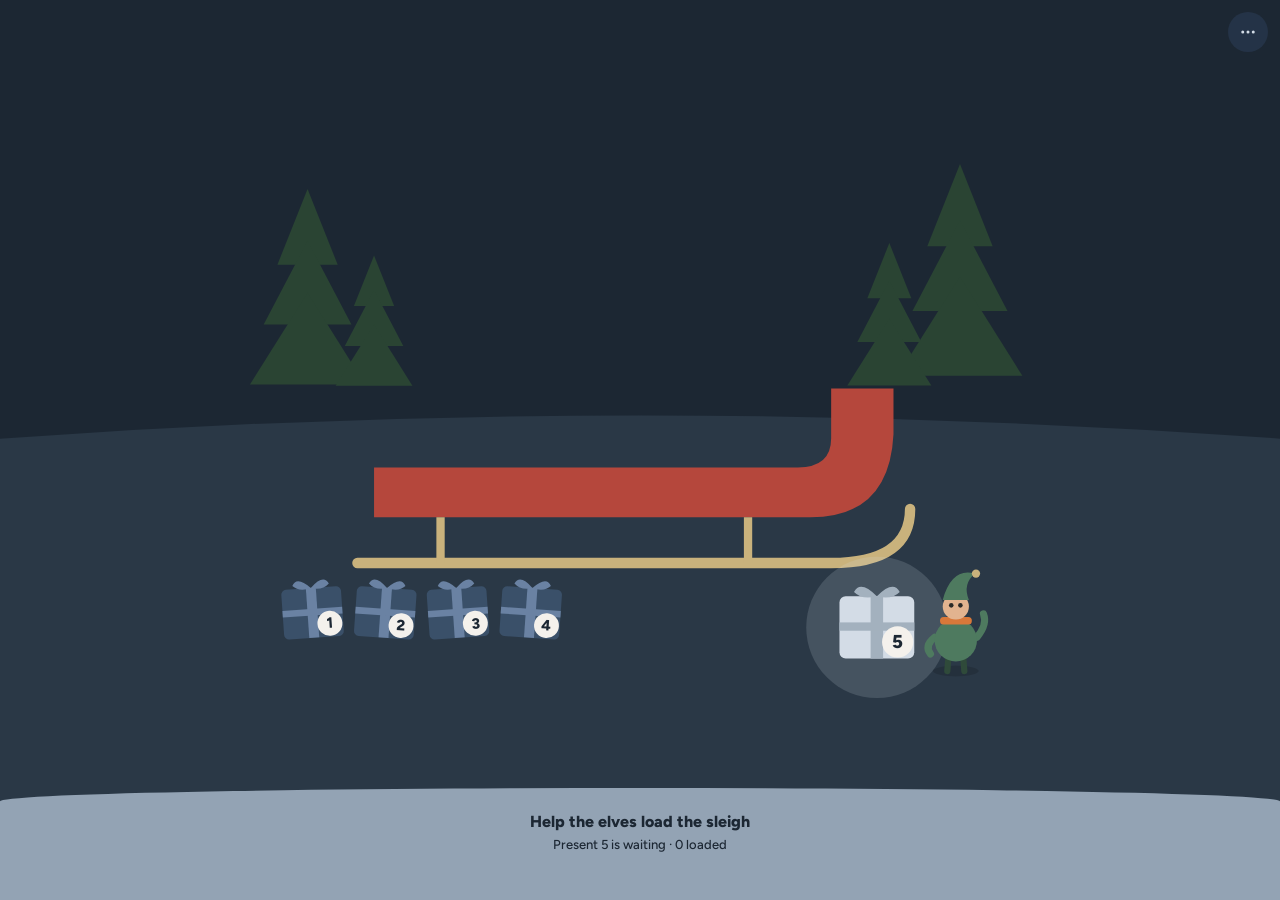
<file: index.html>
<!DOCTYPE html>
<html lang="en">
<head>
  <meta charset="utf-8">
  <meta name="viewport" content="width=device-width, initial-scale=1">
  <meta name="theme-color" content="#1C2733">
  <title>Feliz Navisquad</title>
  <meta name="description" content="A bodyweight Advent calendar: 10 minutes of movement every day. Starts 1 December. / Ein Adventskalender mit 10 Minuten Bewegung pro Tag. Start: 1. Dezember.">
  <link rel="icon" href="data:,">
  <link rel="preload" href="fonts/figtree-latin-wght.woff2" as="font" type="font/woff2" crossorigin>
  <link rel="stylesheet" href="css/tokens.css">
  <link rel="stylesheet" href="css/base.css">
  <link rel="stylesheet" href="css/calendar.css">
  <link rel="stylesheet" href="css/menu.css">
  <link rel="stylesheet" href="css/day24.css">
  <link rel="stylesheet" href="css/mode.css">
  <link rel="stylesheet" href="css/cards.css">
</head>
<body>
  <main id="screen"></main>
  <div class="toast-wrap" id="toast" role="status" aria-live="polite"></div>
  <script type="module" src="js/main.js"></script>
</body>
</html>
</file>
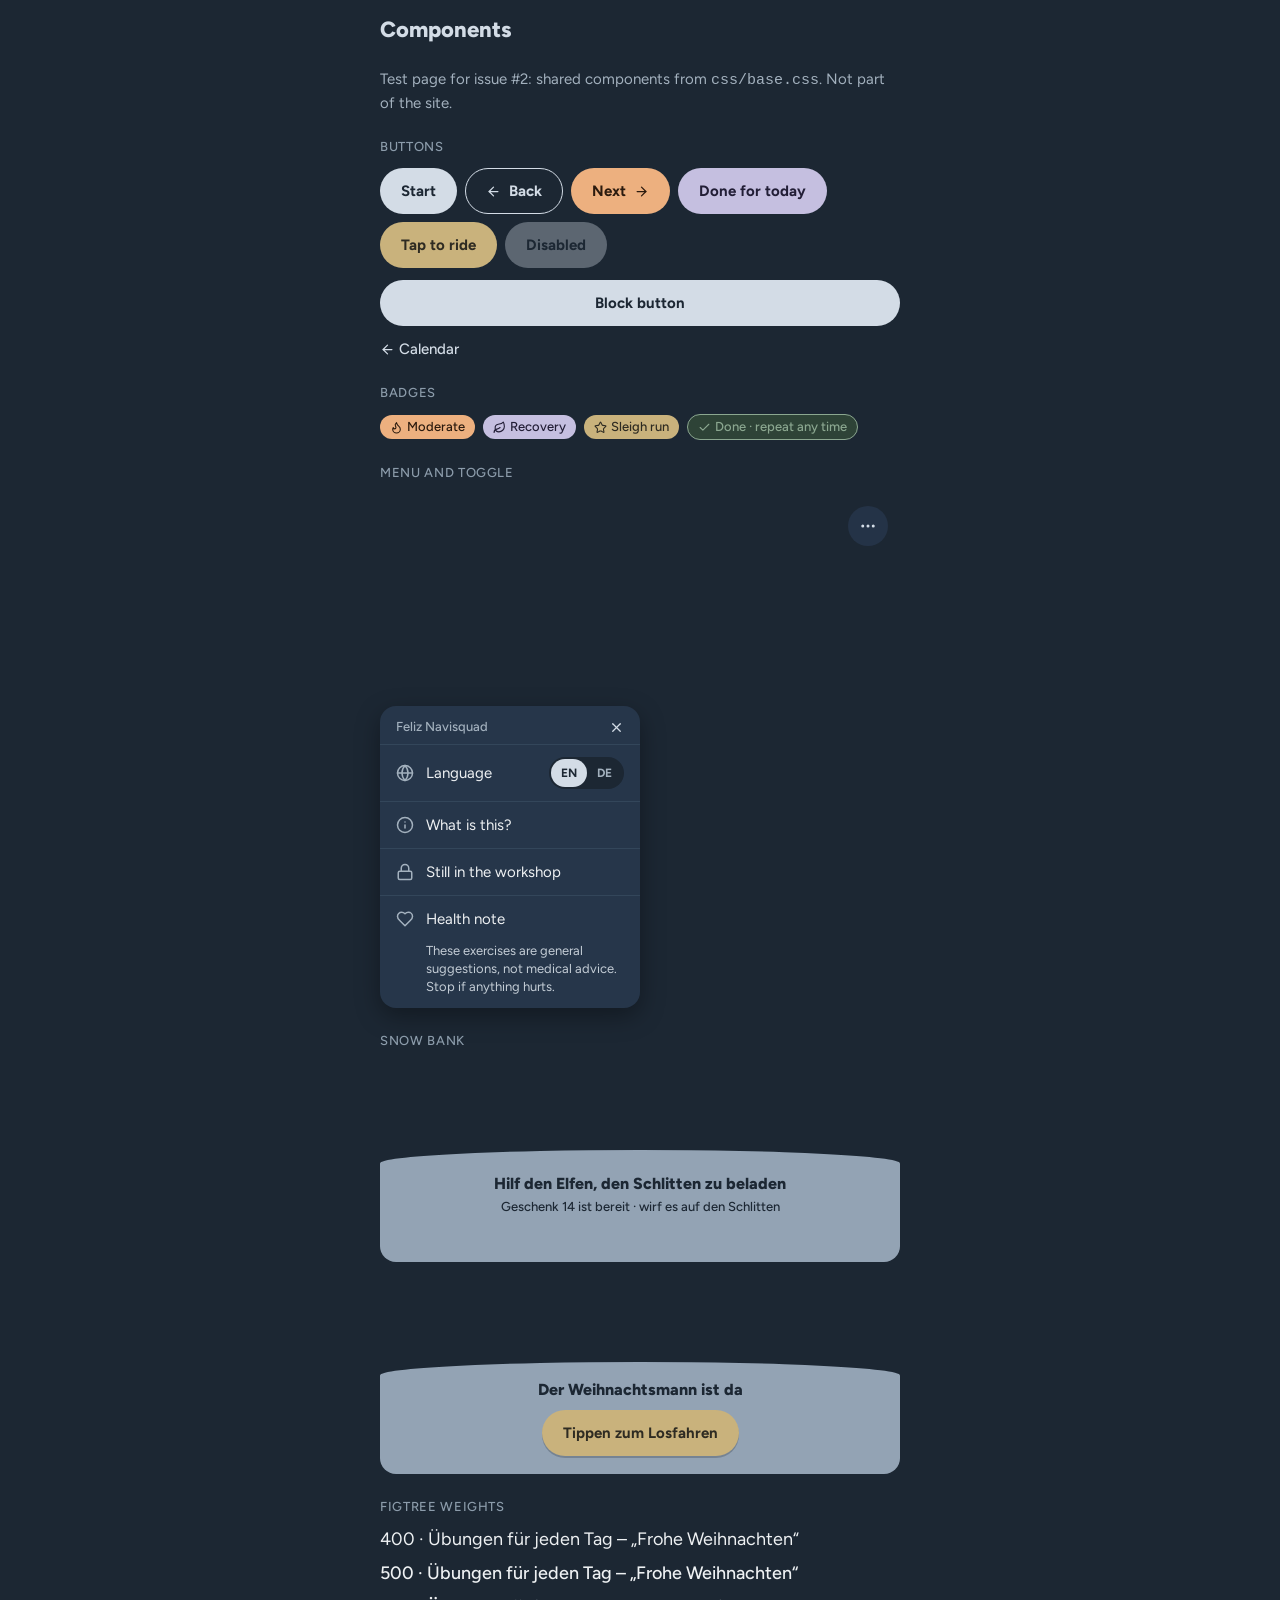
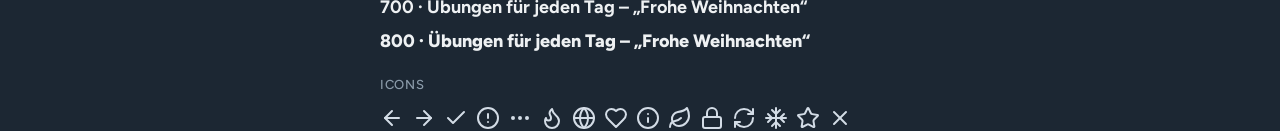
<file: docs/components.html>
<!DOCTYPE html>
<html lang="en">
<head>
  <meta charset="utf-8">
  <meta name="viewport" content="width=device-width, initial-scale=1">
  <meta name="theme-color" content="#1C2733">
  <title>Feliz Navisquad – components</title>
  <link rel="icon" href="data:,">
  <link rel="stylesheet" href="../css/tokens.css">
  <link rel="stylesheet" href="../css/base.css">
  <style>
    /* Layout of this test page only. No colours here. */
    body { padding: var(--space-4); }
    main { max-width: 520px; margin: 0 auto; display: grid; gap: var(--space-5); }
    section { display: grid; gap: var(--space-3); }
    h2 { font: var(--type-label); color: var(--ink-muted); text-transform: uppercase; letter-spacing: 0.05em; }
    .row { display: flex; flex-wrap: wrap; gap: var(--space-2); align-items: center; }
    .scene { position: relative; height: 200px; overflow: hidden; border-radius: var(--radius-card); }
    .weights p { font-size: 18px; }
  </style>
</head>
<body>
<main>
  <h1 style="font: var(--type-screen-title); color: var(--moonlight)">Components</h1>
  <p style="color: var(--ink-secondary)">Test page for issue #2: shared components from <code>css/base.css</code>. Not part of the site.</p>

  <section>
    <h2>Buttons</h2>
    <div class="row">
      <button class="fn-btn fn-btn--primary">Start</button>
      <button class="fn-btn fn-btn--secondary"><span data-icon="arrow-left"></span>Back</button>
      <button class="fn-btn fn-btn--moderate">Next<span data-icon="arrow-right"></span></button>
      <button class="fn-btn fn-btn--recovery">Done for today</button>
      <button class="fn-btn fn-btn--day24">Tap to ride</button>
      <button class="fn-btn fn-btn--primary" disabled>Disabled</button>
    </div>
    <button class="fn-btn fn-btn--primary fn-btn--block">Block button</button>
    <div class="row"><button class="fn-link"><span data-icon="arrow-left"></span>Calendar</button></div>
  </section>

  <section>
    <h2>Badges</h2>
    <div class="row">
      <span class="fn-badge fn-badge--moderate"><span data-icon="flame"></span>Moderate</span>
      <span class="fn-badge fn-badge--recovery"><span data-icon="leaf"></span>Recovery</span>
      <span class="fn-badge fn-badge--day24"><span data-icon="star"></span>Sleigh run</span>
      <span class="fn-badge fn-badge--done"><span data-icon="check"></span>Done · repeat any time</span>
    </div>
  </section>

  <section>
    <h2>Menu and toggle</h2>
    <div class="scene">
      <button class="fn-menu-btn" aria-label="Menu"><span data-icon="ellipsis"></span></button>
    </div>
    <div class="fn-menu" role="menu" aria-label="Menu">
      <div class="fn-menu__head">Feliz Navisquad <button class="fn-link" aria-label="Close"><span data-icon="x"></span></button></div>
      <div class="fn-menu__item"><span data-icon="globe"></span>Language
        <span class="fn-toggle"><button aria-pressed="true">EN</button><button aria-pressed="false">DE</button></span>
      </div>
      <button class="fn-menu__item"><span data-icon="info"></span>What is this?</button>
      <button class="fn-menu__item"><span data-icon="lock"></span>Still in the workshop</button>
      <button class="fn-menu__item"><span data-icon="heart"></span>Health note</button>
      <p class="fn-menu__text">These exercises are general suggestions, not medical advice. Stop if anything hurts.</p>
    </div>
  </section>

  <section>
    <h2>Snow bank</h2>
    <div class="scene">
      <span class="fn-flake" style="left:20%;width:3px;height:3px;animation-duration:9s"></span>
      <span class="fn-flake" style="left:55%;width:2px;height:2px;animation-duration:7s;--dx:-20px"></span>
      <span class="fn-flake" style="left:80%;width:3px;height:3px;animation-duration:11s;--dx:15px"></span>
      <div class="fn-snowbank">
        <p class="fn-snowbank__tagline">Hilf den Elfen, den Schlitten zu beladen</p>
        <p class="fn-snowbank__status">Geschenk 14 ist bereit · wirf es auf den Schlitten</p>
      </div>
    </div>
    <div class="scene">
      <div class="fn-snowbank fn-snowbank--ride">
        <p class="fn-snowbank__tagline">Der Weihnachtsmann ist da</p>
        <button class="fn-btn fn-btn--day24">Tippen zum Losfahren</button>
      </div>
    </div>
  </section>

  <section class="weights">
    <h2>Figtree weights</h2>
    <p style="font-weight:400">400 · Übungen für jeden Tag – „Frohe Weihnachten“</p>
    <p style="font-weight:500">500 · Übungen für jeden Tag – „Frohe Weihnachten“</p>
    <p style="font-weight:700">700 · Übungen für jeden Tag – „Frohe Weihnachten“</p>
    <p style="font-weight:800">800 · Übungen für jeden Tag – „Frohe Weihnachten“</p>
  </section>

  <section>
    <h2>Icons</h2>
    <div class="row" id="all-icons" style="font-size:24px; color: var(--moonlight)"></div>
  </section>
</main>
<script type="module">
  import { icon, ICON_NAMES } from '../js/icons.js';
  for (const el of document.querySelectorAll('[data-icon]')) el.outerHTML = icon(el.dataset.icon);
  document.getElementById('all-icons').innerHTML = ICON_NAMES.map((n) => `<span title="${n}">${icon(n)}</span>`).join('');
</script>
</body>
</html>
</file>
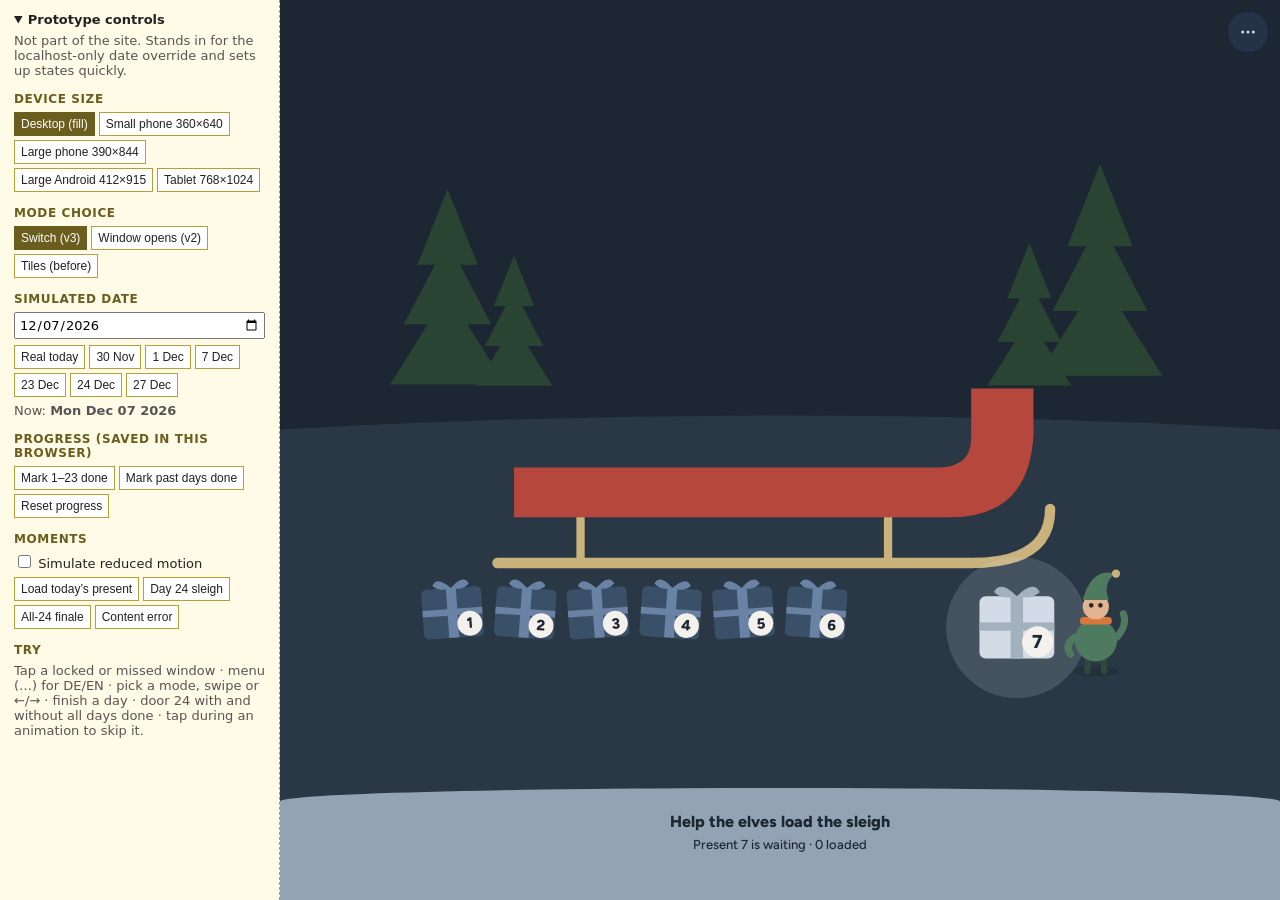
<file: docs/prototype.html>
<!DOCTYPE html>
<html lang="en">
<head>
<meta charset="utf-8">
<meta name="viewport" content="width=device-width, initial-scale=1">
<title>Feliz Navisquad – prototype</title>
<link rel="stylesheet" href="https://fonts.googleapis.com/css2?family=Figtree:wght@400;500;700;800&display=swap">
<style>
  /* ===== Tokens (Feliz Navisquad Design System, Winter night) ===== */
  :root {
    --sky:#1c2733; --surface:#26364a; --surface-error:#2e2f3b; --track:#2a3846;
    --ink:#eef1f3; --ink-body:#c4cdd6; --ink-secondary:#a3b1be; --ink-muted:#8c9cab;
    --moonlight:#d3dce6; --on-moonlight:#1c2733;
    --clementine:#edb07f; --on-clementine:#2b1a0e; --clementine-tint:#f1e6dc;
    --lavender:#c5bfe0; --on-lavender:#221e36; --lavender-tint:#e6e3f0;
    --sage:#8ba790; --sage-deep:#2e4337; --brass:#c9b27c; --brass-deep:#2e2b22; --candle:#e6d3a6;
    --error:#ef8f86;
    --facade:#2a3a4e; --roof:#27344a; --neighbour-1:#222f3d; --neighbour-2:#24303f;
    --neighbour-window:#18212c; --neighbour-window-lit:#3a3a30;
    --window-locked:#141d27; --window-locked-frame:#33465a; --window-locked-ink:#7d8ea0;
    --window-missed:#3a5069; --window-missed-frame:#6a82a3;
    --snow:#93a3b4; --snow-cap:#b4c0cc; --smoke:#a3b1be; --dot-inactive:#3a4a5c;
    --font-sans:"Figtree", system-ui, -apple-system, "Segoe UI", sans-serif;
    --space-1:4px; --space-2:8px; --space-3:12px; --space-4:16px; --space-5:24px; --space-6:32px;
    --radius-window:6px; --radius-tile:12px; --radius-card:16px; --radius-pill:999px;
    --halo-today:0 0 0 4px rgba(211,220,230,.22); --halo-brass:0 0 0 3px rgba(201,178,124,.2);
    --menu-shadow:0 8px 24px rgba(0,0,0,.35);
  }

  /* ===== Component bundle (from the design system, fn- classes) ===== */
  .fn-icon { width:1em; height:1em; flex:none; }
  .fn-btn { font:inherit; font-size:15px; line-height:20px; font-weight:700; display:inline-flex; align-items:center; justify-content:center; gap:var(--space-2); padding:12px 20px; border-radius:var(--radius-pill); border:1.5px solid transparent; cursor:pointer; }
  .fn-btn:focus-visible, .fn-link:focus-visible, .fn-window:focus-visible, .fn-menu-btn:focus-visible { outline:2px solid var(--moonlight); outline-offset:3px; }
  .fn-btn--primary { background:var(--moonlight); color:var(--on-moonlight); }
  .fn-btn--moderate { background:var(--clementine); color:var(--on-clementine); }
  .fn-btn--recovery { background:var(--lavender); color:var(--on-lavender); }
  .fn-btn--day24 { background:var(--brass); color:var(--sky); }
  .fn-btn--secondary { background:transparent; border-color:var(--moonlight); color:var(--moonlight); }
  .fn-btn--block { width:100%; }
  .fn-link { font:inherit; font-size:15px; font-weight:500; color:var(--moonlight); background:none; border:0; display:inline-flex; align-items:center; gap:var(--space-1); cursor:pointer; padding:0; }
  .fn-badge { display:inline-flex; align-items:center; gap:var(--space-1); font-size:13px; line-height:18px; font-weight:500; padding:3px 10px; border-radius:var(--radius-pill); }
  .fn-badge--moderate { background:var(--clementine); color:var(--on-clementine); }
  .fn-badge--recovery { background:var(--lavender); color:var(--on-lavender); }
  .fn-badge--day24 { background:var(--brass); color:var(--sky); }
  .fn-badge--done { background:var(--sage-deep); color:var(--sage); border:1px solid var(--sage); }

  .fn-window { position:relative; width:46px; height:46px; border-radius:var(--radius-window) var(--radius-window) 4px 4px; display:flex; align-items:center; justify-content:center; font:inherit; font-size:15px; font-weight:800; border:1.5px solid transparent; cursor:pointer; padding:0; }
  .fn-window .fn-icon { width:16px; height:16px; }
  /* Number always visible; done / door 24 add a small check or star in the top-right corner */
  .win-badge { position:absolute; top:3px; right:3px; display:flex; }
  .win-badge .fn-icon { width:11px; height:11px; }
  .fn-window--locked { background:var(--window-locked); border-color:var(--window-locked-frame); color:var(--window-locked-ink); }
  .fn-window--missed { background:var(--window-missed); border-color:var(--window-missed-frame); color:var(--moonlight); }
  .fn-window--today { background:var(--moonlight); color:var(--on-moonlight); box-shadow:var(--halo-today); }
  .fn-window--done { background:var(--sage-deep); border-color:var(--sage); color:var(--sage); }
  .fn-window--done::after { content:""; position:absolute; left:-3px; right:-3px; bottom:-5px; height:5px; border-radius:3px; background:var(--snow-cap); }
  .fn-window--24 { background:var(--brass-deep); border:2px solid var(--brass); color:var(--brass); box-shadow:var(--halo-brass); }

  .fn-scene { position:relative; overflow:hidden; background:var(--sky); }
  .fn-house-wall { background:var(--facade); display:grid; grid-template-columns:repeat(4,1fr); gap:var(--space-3) var(--space-2); justify-items:center; padding:14px 12px 18px; }
  .fn-snowbank { position:absolute; left:0; right:0; bottom:0; background:var(--snow); border-radius:60% 60% 0 0 / 16px 16px 0 0; text-align:center; color:var(--sky); }
  .fn-flake { position:absolute; top:-8px; border-radius:50%; background:var(--ink); animation:fn-fall linear infinite; }
  @keyframes fn-fall { to { transform:translate(var(--dx,0px), 110vh); } }
  .fn-smoke { animation:fn-sway 6s ease-in-out infinite; }
  @keyframes fn-sway { 50% { transform:translateX(3px); } }
  .fn-menu-btn { position:absolute; top:var(--space-3); right:var(--space-3); width:40px; height:40px; border-radius:var(--radius-pill); border:0; background:rgba(38,54,74,.85); color:var(--moonlight); display:flex; align-items:center; justify-content:center; cursor:pointer; z-index:6; }
  .fn-menu-btn .fn-icon { width:18px; height:18px; }

  .fn-tile { background:var(--surface); border-radius:var(--radius-card); padding:var(--space-4); }
  .fn-meta { font-size:13px; line-height:18px; color:var(--ink-secondary); }
  .fn-desc { font-size:15px; line-height:22px; color:var(--ink-body); margin:var(--space-1) 0 var(--space-3); }
  .fn-dots { display:inline-flex; gap:6px; align-items:center; }
  .fn-dot { width:8px; height:8px; border-radius:50%; background:var(--dot-inactive); }
  .fn-dots--moderate .fn-dot--on { background:var(--clementine); }
  .fn-dots--recovery .fn-dot--on { background:var(--lavender); }
  .fn-dots--day24 .fn-dot--on { background:var(--brass); }

  .fn-toast { display:flex; gap:var(--space-3); align-items:center; background:var(--surface); border-radius:var(--radius-tile); padding:var(--space-3) var(--space-4); color:var(--ink); font-size:15px; }
  .fn-toast .fn-icon { width:20px; height:20px; color:var(--moonlight); }

  .fn-menu { width:260px; background:var(--surface); border-radius:var(--radius-card); box-shadow:var(--menu-shadow); overflow:hidden; }
  .fn-menu__head { display:flex; justify-content:space-between; align-items:center; padding:var(--space-3) var(--space-4) var(--space-2); font-size:13px; color:var(--ink-secondary); }
  .fn-menu__item { display:flex; align-items:center; gap:var(--space-3); padding:var(--space-3) var(--space-4); font:inherit; font-size:15px; color:var(--ink); border:0; border-top:1px solid var(--window-locked-frame); background:none; width:100%; text-align:left; cursor:pointer; }
  .fn-menu__item .fn-icon { width:18px; height:18px; color:var(--ink-secondary); }
  .fn-menu__text { padding:0 var(--space-4) var(--space-3) 46px; font-size:13px; line-height:18px; color:var(--ink-body); }
  .fn-toggle { margin-left:auto; display:inline-flex; background:var(--sky); border-radius:var(--radius-pill); padding:2px; }
  .fn-toggle button { font:inherit; font-size:12px; font-weight:700; border:0; background:none; padding:3px 10px; border-radius:var(--radius-pill); color:var(--ink-secondary); cursor:pointer; }
  .fn-toggle button[aria-pressed="true"] { background:var(--moonlight); color:var(--on-moonlight); }

  .fn-notice { border-radius:var(--radius-tile); padding:var(--space-4); }
  .fn-notice--error { background:var(--surface-error); border:1.5px solid var(--error); }
  .fn-notice--error .fn-notice__title { color:var(--error); }
  .fn-notice__title { display:flex; gap:var(--space-2); align-items:center; font-size:16px; font-weight:800; }
  .fn-notice__body { font-size:15px; line-height:22px; color:var(--ink-body); margin:var(--space-1) 0 0; }

  /* ===== Page + prototype frame ===== */
  * { box-sizing:border-box; }
  html, body { margin:0; height:100%; }
  body { font-family:var(--font-sans); -webkit-font-smoothing:antialiased; background:var(--sky); color:var(--ink);
    display:flex; align-items:stretch; height:100vh; height:100dvh; }
  .controls { width:280px; flex:none; overflow-y:auto; border-width:0 1px 0 0 !important; background:#fffbe6; color:#222; border:1px dashed #b59f3b; padding:12px 14px; font:13px system-ui, sans-serif; color-scheme:light; }
  .controls summary { font-weight:600; cursor:pointer; }
  .controls h3 { font-size:12px; text-transform:uppercase; letter-spacing:.05em; margin:14px 0 6px; color:#6b5d1e; }
  .controls .row { display:flex; flex-wrap:wrap; gap:4px; }
  .controls button { font-size:12px; padding:4px 6px; border:1px solid #b59f3b; background:#fff; color:#222; cursor:pointer; }
  .controls input[type=date] { font:inherit; padding:3px; width:100%; margin-bottom:6px; }
  .controls p { margin:6px 0; color:#555; }
  /* The app fills the whole window (no phone frame); only the controls panel sits beside it. */
  .stage { flex:1; min-width:0; min-height:0; display:flex; overflow:hidden; background:#0f151c; }
  .phone { flex:1; min-width:0; background:var(--sky); overflow:hidden; position:relative; display:flex; flex-direction:column; }
  /* Device preset: the app at a fixed size, centred, scaled down (--ds) when the window is smaller than the device */
  .stage.framed { align-items:center; justify-content:center; }
  .stage.framed .phone { flex:none; width:var(--dw); height:var(--dh); border:2px solid #3a4756; border-radius:24px; transform:scale(var(--ds,1)); }
  .controls button[aria-pressed="true"] { background:#6b5d1e; border-color:#6b5d1e; color:#fff; }
  .controls:not([open]) { width:auto; }
  @media (max-width:760px) {
    body { flex-direction:column; }
    .controls { width:auto; border-width:0 0 1px 0 !important; padding:8px 12px; max-height:50dvh; }
  }
  /* Reading screens stay a readable column on wide windows */
  .card-top, .track, .card-cta { width:100%; max-width:520px; margin-left:auto; margin-right:auto; }
  .screen { flex:1; display:flex; flex-direction:column; min-height:0; position:relative; }
  .scroll { flex:1; overflow-y:auto; padding:var(--space-4) max(var(--space-4), calc(50% - 260px)); }

  /* ===== Calendar scene ===== */
  .cal { flex:1; }
  /* --s = house scale, set by fitHouse() so the house fills the space between the menu button and the snow bank */
  .house { position:absolute; z-index:2; left:50%; transform:translateX(-50%) scale(var(--s,1)); transform-origin:50% 100%; bottom:100px;
    width:var(--hw, 292px); height:var(--hhu, 481px); display:flex; flex-direction:column; }
  /* The house stretches to the free space (set by fitHouse); the roof keeps its height, the windows take whatever shape fits. */
  .house svg { display:block; flex:none; width:100%; height:113px; }
  .house .fn-house-wall { flex:1; min-height:0; grid-template-rows:repeat(6,1fr); justify-items:stretch; gap:12px 18px; padding:14px 14px 44px; }
  .house .fn-window { width:100%; height:100%; }
  /* Neighbours run from behind the house (10px overlap) out past the screen edge (cut off by 24px). The house is 292px wide before scaling. */
  /* Background street: up to 3 houses per side (positioned by fitHouse), then a row of fir trees out to the edge */
  .nb { position:absolute; bottom:100px; display:flex; flex-direction:column; z-index:1; }
  .nb.far { z-index:0; }
  .nb-trees { position:absolute; bottom:100px; z-index:0; }

  .nb svg { display:block; width:100%; height:calc(40px * var(--s,1)); }
  .nb.nb-trees svg { height:100%; }
  .nb-body { flex:1; display:grid; grid-template-columns:repeat(auto-fill, calc(20px * var(--s,1))); grid-auto-rows:calc(26px * var(--s,1));
    column-gap:calc(14px * var(--s,1)); row-gap:calc(26px * var(--s,1)); justify-content:center; align-content:start; padding-top:calc(18px * var(--s,1)); overflow:hidden; }
  .nb-win { border-radius:3px; background:var(--neighbour-window); }
  .snowbank { height:112px; padding:24px 20px 0; z-index:3; }
  .snowbank .t1 { font-size:16px; line-height:20px; font-weight:800; }
  .snowbank .t2 { font-size:13px; line-height:18px; font-weight:500; margin-top:4px; }
  .snowlayer { position:absolute; inset:0; pointer-events:none; }
  .menu-wrap { position:absolute; top:60px; right:12px; z-index:7; }
  .pre-note { position:absolute; z-index:5; left:50%; top:45%; transform:translate(-50%,-50%); width:min(300px, 80%); text-align:center;
    background:var(--surface); border-radius:var(--radius-card); padding:var(--space-5) var(--space-4); box-shadow:var(--menu-shadow); }
  .pre-days { font-size:56px; line-height:56px; font-weight:800; color:var(--moonlight); }
  .pre-title { font-size:16px; line-height:20px; font-weight:800; margin:8px 0 4px; }
  .storage-note { position:absolute; top:12px; left:12px; right:64px; z-index:6; display:flex; gap:8px; align-items:center; font-size:12px; line-height:16px; color:var(--ink-body); border:1px solid var(--window-missed-frame); border-radius:var(--radius-tile); padding:6px 10px; background:rgba(28,39,51,.9); }

  /* ===== Mode choice / intro ===== */
  .ic { width:36px; height:36px; border-radius:50%; display:flex; align-items:center; justify-content:center; flex:none; }
  .ic .fn-icon { width:20px; height:20px; }
  .tile-head { display:flex; gap:12px; align-items:center; }
  .tile-name { font-size:18px; font-weight:800; line-height:22px; }
  .tile-line { font-size:15px; line-height:22px; color:var(--ink-body); margin:10px 0 14px; }
  .screen-title { font-size:22px; line-height:28px; font-weight:800; color:var(--moonlight); margin:0; }
  /* Mode choice and day-24 intro: back link at the top, the rest centred vertically in the free space */
  .scroll.centred { display:flex; flex-direction:column; }
  .scroll.centred > .fn-link { align-self:flex-start; }
  /* The tiles take all the free height; their Santa image area absorbs it. Text size stays fixed. */
  /* Tiles are as tall as their square art + text; fitModes() sizes the art (--art) so the group fills the height, then it's centred. */
  .centred-body { flex:1; display:flex; flex-direction:column; justify-content:center; padding-top:24px; min-height:0; }
  .tiles { display:grid; align-items:start; gap:clamp(12px, 2cqw, 24px); margin-top:16px; }
  .mode-tile { display:flex; flex-direction:column; padding:clamp(16px, 2.4cqw, 28px); }
  .mode-tile .ic { width:clamp(36px, 4cqw, 52px); height:clamp(36px, 4cqw, 52px); }
  .mode-tile .ic .fn-icon { width:45%; height:45%; }
  /* The free space is a box; the art inside is always square (one illustration per mode), as large as fits, centred. */
  .mode-img { height:var(--art, 0px); margin-bottom:clamp(12px, 1.8cqw, 20px); display:flex; justify-content:center; }
  .mode-img.none { display:none; }
  .mode-art { width:var(--art, 0px); height:var(--art, 0px); border-radius:var(--radius-tile); display:flex; align-items:center; justify-content:center; }
  .mode-art img { display:block; width:100%; height:100%; }
  .mode-art span { font-size:12px; font-weight:500; opacity:.7; border:1.5px dashed currentColor; border-radius:var(--radius-tile); padding:6px 12px; }
  /* v2: the window opens */
  .shutters { grid-template-columns:1fr 1fr !important; gap:10px; padding:10px; background:var(--facade); border:2px solid var(--window-missed-frame); border-radius:16px 16px 8px 8px; }
  .pane { position:relative; perspective:1400px; font:inherit; color:var(--ink); text-align:left; border:0; background:var(--sky); border-radius:8px; cursor:pointer; padding:clamp(12px, 2cqw, 24px); }
  .pane:hover { background:#202d3b; }
  .pane:focus-visible { outline:2px solid var(--moonlight); outline-offset:2px; }
  .pane .answer { font-size:20px; line-height:24px; font-weight:800; }
  .pane .fn-meta { margin-top:4px; }
  .pane-routine { display:flex; align-items:center; gap:6px; margin-top:8px; font-size:15px; color:var(--ink-body); }
  .pane-routine .fn-icon { width:16px; height:16px; }
  .leaf { position:absolute; inset:-1px; border-radius:8px; background:var(--window-missed); border:2px solid var(--window-missed-frame); backface-visibility:hidden; pointer-events:none;
    display:flex; align-items:center; justify-content:center; animation:leaf-l .75s .3s cubic-bezier(.5,0,.3,1) forwards; }
  .leaf i { font-style:normal; font-size:28px; font-weight:800; color:var(--moonlight); }
  .leaf--l { transform-origin:0 50%; } .leaf--r { transform-origin:100% 50%; animation-name:leaf-r; }
  @keyframes leaf-l { to { transform:rotateY(-105deg); } }
  @keyframes leaf-r { to { transform:rotateY(105deg); } }
  .reduced .leaf { display:none; }
  /* v3: the switch */
  /* Segmented control: one bordered track, two labels; the picked side fills with its mode colour. */
  .switch { position:relative; display:grid; grid-template-columns:1fr 1fr; background:var(--sky); border:1.5px solid var(--window-missed-frame); border-radius:var(--radius-pill); padding:4px; }
  .switch button { position:relative; z-index:1; font:inherit; font-size:15px; line-height:18px; font-weight:700; background:transparent; border:0; color:var(--ink);
    padding:12px 10px; min-height:52px; border-radius:var(--radius-pill); display:flex; gap:6px; align-items:center; justify-content:center; text-align:center; cursor:pointer;
    transition:color .25s, background-color .15s; }
  .switch button .fn-icon { width:18px; height:18px; }
  .switch [data-mode="moderate"] .fn-icon { color:var(--clementine); }
  .switch [data-mode="recovery"] .fn-icon { color:var(--lavender); }
  .switch button:hover { background:var(--surface); }
  .switch button:focus-visible { outline:2px solid var(--moonlight); outline-offset:2px; }
  .switch .thumb { position:absolute; top:4px; bottom:4px; left:4px; width:calc(50% - 4px); border-radius:var(--radius-pill); opacity:0; transition:transform .25s ease, background .25s, opacity .2s; }
  .switch[data-pick="moderate"] .thumb { opacity:1; background:var(--clementine); }
  .switch[data-pick="recovery"] .thumb { opacity:1; background:var(--lavender); transform:translateX(100%); }
  .switch[data-pick="moderate"] [data-mode="moderate"], .switch[data-pick="moderate"] [data-mode="moderate"] .fn-icon { color:var(--on-clementine); background:transparent; }
  .switch[data-pick="recovery"] [data-mode="recovery"], .switch[data-pick="recovery"] [data-mode="recovery"] .fn-icon { color:var(--on-lavender); background:transparent; }
  .reduced .switch .thumb, .reduced .switch button { transition:none; }
  .pick-info { min-height:48px; margin:14px 0 12px; }
  .pick-info .pane-routine { margin-top:0; font-size:16px; }
  .is-hidden { visibility:hidden; }
  .img-area--neutral { background:#dde3ea; color:var(--sky); }
  .mode-art { transition:background-color .25s; }
  .phone { container-type:size; }
  /* Small phones (≤ 380 × 700, e.g. 360×640, iPhone SE): no illustration on the mode tiles, tiles size to their content */
  @container (max-width:380px) and (max-height:700px) {
    .mode-img { display:none; }
  }
  /* Wide app (desktop, tablet landscape): tiles side by side in a wider column */
  @container (min-width:720px) {
    .scroll.modes { padding-left:max(var(--space-4), calc(50% - 400px)); padding-right:max(var(--space-4), calc(50% - 400px)); }
    .modes .tiles { grid-template-columns:1fr 1fr; }
  }
  .health { display:flex; gap:8px; align-items:flex-start; margin-top:16px; font-size:12px; line-height:16px; color:var(--ink-muted); }
  .health .fn-icon { width:16px; height:16px; }

  /* ===== Exercise cards ===== */
  .card-top { display:flex; justify-content:space-between; align-items:center; padding:var(--space-3) var(--space-4); }
  .track { flex:1; display:flex; overflow-x:auto; overflow-y:hidden; min-height:0; scroll-snap-type:x mandatory; scrollbar-width:none; overscroll-behavior-x:contain; }
  .track::-webkit-scrollbar { display:none; }
  .track:focus-visible { outline:2px solid var(--moonlight); outline-offset:-2px; }
  .card { flex:0 0 100%; scroll-snap-align:start; overflow-y:auto; padding:0 var(--space-4) var(--space-4); }
  .img-area { border-radius:var(--radius-card); padding:10px; display:grid; gap:8px; grid-template-columns:1fr 1fr; margin-bottom:var(--space-4); }
  .img-area--moderate { background:var(--clementine-tint); color:var(--santa-berry,#6e2a27); }
  .img-area--recovery { background:var(--lavender-tint); color:var(--on-lavender); }
  .img-area--day24 { background:#efe8d8; color:var(--brass-deep); }
  .img-slot { aspect-ratio:1/0.85; border:1.5px dashed currentColor; opacity:.55; border-radius:var(--radius-tile); display:flex; align-items:center; justify-content:center; font-size:12px; font-weight:500; }
  .img-slot--art { border:0; opacity:1; padding:0; overflow:hidden; background:rgba(255,255,255,.35); }
  .img-slot--art img { display:block; width:100%; height:100%; object-fit:contain; }
  .img-area.n3 .img-slot:first-child { grid-column:1 / -1; aspect-ratio:2/0.85; }
  .ex-name { font-size:22px; line-height:28px; font-weight:800; letter-spacing:-.01em; margin:0; }
  .story { font-size:15px; line-height:22px; color:var(--ink-secondary); font-style:italic; margin:var(--space-1) 0 0; }
  .card-foot { display:flex; justify-content:space-between; align-items:center; margin-top:var(--space-2); }
  .amt { font-size:15px; line-height:22px; font-weight:700; }
  .opts { display:grid; grid-template-columns:1fr 1fr; gap:8px; margin-top:var(--space-3); }
  .opts > div { background:var(--surface); border-radius:var(--radius-tile); padding:10px 12px; font-size:13px; line-height:18px; color:var(--ink-body); }
  .opts strong { display:block; font-size:13px; font-weight:700; color:var(--brass); margin-bottom:2px; }
  .card-cta { padding:var(--space-3) var(--space-4) var(--space-4); display:flex; gap:10px; }
  .card-back { flex:none; width:48px; padding:0; }
  .card-back:disabled { opacity:.35; cursor:default; }

  /* ===== Toast ===== */
  .toast-wrap { position:absolute; left:max(16px, calc(50% - 260px)); right:max(16px, calc(50% - 260px)); bottom:24px; z-index:20; opacity:0; transform:translateY(8px); transition:opacity .2s, transform .2s; pointer-events:none; }
  .toast-wrap.show { opacity:1; transform:none; }

  /* ===== Done moment (days 1–23) ===== */
  .moment { flex:1; display:flex; flex-direction:column; align-items:center; justify-content:center; text-align:center; padding:24px; }
  .moment .fade { animation:fadein 1s ease-out both; position:relative; z-index:2; display:flex; flex-direction:column; align-items:center; }
  .ring { width:104px; height:104px; border-radius:50%; background:var(--sage-deep); border:3px solid var(--sage); color:var(--sage); display:flex; align-items:center; justify-content:center; }
  .ring .fn-icon { width:48px; height:48px; }
  .c-title { font-size:28px; line-height:32px; font-weight:800; letter-spacing:-.01em; margin:24px 0 0; }
  .pbar { width:180px; height:6px; border-radius:var(--radius-pill); background:var(--track); margin-top:16px; overflow:hidden; }
  .pbar span { display:block; height:100%; background:var(--sage); border-radius:var(--radius-pill); }
  .bottom-cta { position:absolute; left:max(24px, calc(50% - 236px)); right:max(24px, calc(50% - 236px)); bottom:24px; z-index:4; }
  .front-snow { position:absolute; inset:0; pointer-events:none; z-index:3; }
  @keyframes fadein { from { opacity:0; transform:translateY(6px); } to { opacity:1; transform:none; } }

  /* ===== Day 24: sleigh across the moon ===== */
  .sleigh-scene { flex:1; }
  .moon { position:absolute; left:50%; top:90px; width:200px; height:200px; margin-left:-100px; border-radius:50%; background:var(--moonlight); box-shadow:0 0 60px 10px rgba(211,220,230,.18); }
  .sleigh { position:absolute; top:150px; left:calc(50% - 85px); width:170px; animation:fly 3s linear both; z-index:2; }
  @keyframes fly { from { left:-190px; transform:translateY(20px); } to { left:100%; transform:translateY(-30px); } }
  .sleigh-msg { position:absolute; left:24px; right:24px; top:330px; text-align:center; animation:fadein .8s ease-out 2.6s both; z-index:2; }
  .sleigh-msg p { color:var(--ink-body); font-size:15px; line-height:22px; }

  /* ===== All-24 finale ===== */
  .finale .house { bottom:auto; top:70px; transform-origin:50% 0; animation:shrink .9s ease-in-out 2.4s forwards; }
  /* Shrink via the separate scale/translate properties so it composes with the fitted scale (--s) in transform */
  @keyframes shrink { to { scale:.56; translate:0 -6%; } }
  .finale .fn-window { animation:lit .35s ease-out forwards; animation-delay:calc(var(--i) * 80ms); }
  .finale .fn-window--done::after { display:none; }
  @keyframes lit { to { background:var(--candle); border-color:var(--candle); color:var(--sky); box-shadow:0 0 10px 2px rgba(230,211,166,.35); } }
  .finale .fn-window[data-day="24"] { animation-name:lit24; }
  @keyframes lit24 { to { background:var(--brass); border-color:var(--brass); color:var(--sky); box-shadow:0 0 14px 4px rgba(201,178,124,.45); } }
  .finale .nb { animation:fadeout .6s 2.4s forwards; }
  @keyframes fadeout { to { opacity:0; } }
  /* ===== Sleigh calendar (decided 15 Nov) ===== */
  .sl-svg { position:absolute; left:0; top:56px; width:100%; height:calc(100% - 152px); z-index:2; overflow:visible; }
  .gift { cursor:pointer; outline:none; }
  .gift:focus-visible .box { stroke:var(--moonlight); stroke-width:3; }
  .gift:hover .box { filter:brightness(1.08); }
  .gift-today .glow { animation:giftpulse 2.4s ease-in-out infinite; }
  @keyframes giftpulse { 50% { opacity:.34; } }
  .reduced .gift-today .glow { animation:none; }
  .sl-ride { transform-box:fill-box; transform-origin:50% 100%; }
  .finale .sl-ride { animation:takeoff 2.6s cubic-bezier(.5,0,.75,0) 1.4s forwards; }
  @keyframes takeoff { 20% { transform:translate(0,-6px) rotate(-2deg); } 100% { transform:translate(420px,-560px) rotate(-14deg); } }
  .end.finale .sl-ride, .reduced.finale .sl-ride { animation:none; }
  .finale .sl-msg { position:absolute; left:24px; right:24px; top:96px; text-align:center; z-index:4; animation:fadein .8s ease-out 3.4s both; }
  .finale .sl-msg p { color:var(--ink-body); font-size:15px; line-height:22px; margin:8px 0 0; }
  .end.finale .sl-msg, .reduced.finale .sl-msg { animation:none; opacity:1; }
  .ride { cursor:pointer; outline:none; }
  .ride .ride-glow { animation:ridepulse 2s ease-in-out infinite; }
  @keyframes ridepulse { 50% { opacity:.25; } }
  .ride:focus-visible .ride-glow { opacity:1; stroke-width:5; }
  .reduced .ride .ride-glow { animation:none; }
  .snowbank--ride { padding-top:18px; }
  .ride-btn { margin-top:10px; background:var(--brass); color:var(--brass-deep); white-space:nowrap; box-shadow:0 2px 0 rgba(28,39,51,.25); }
  .ride-santa { cursor:pointer; }
  .gift-ready { cursor:grab; touch-action:none; }
  .gift-ready:active { cursor:grabbing; }
  .gift-ready .glow { animation:giftpulse 1.6s ease-in-out infinite; }
  .throw-hint { animation:hintbob 1.4s ease-in-out infinite; pointer-events:none; }
  @keyframes hintbob { 50% { transform:translateY(-6px); } }
  .reduced .throw-hint, .reduced .gift-ready .glow { animation:none; }
  .shelf { display:grid; grid-template-columns:repeat(4, 1fr); gap:8px; padding:4px var(--space-4) var(--space-3) var(--space-4); }
  .shelf button { font:inherit; font-size:12px; font-weight:700; color:var(--ink-secondary); background:var(--sky); border:1.5px dashed var(--window-locked-frame); border-radius:10px; padding:8px 4px 6px; cursor:pointer; display:flex; flex-direction:column; align-items:center; gap:2px; }
  .shelf button b { font-size:15px; color:var(--ink); }
  .finale-msg { position:absolute; left:24px; right:24px; top:var(--msg-top, 420px); text-align:center; z-index:3; animation:fadein .8s ease-out 3.1s both; }
  .finale-msg p { color:var(--ink-body); font-size:15px; line-height:22px; margin:8px 0 0; }

  /* Skip (tap) and reduced motion: jump to end states */
  .reduced .front-snow { display:none; }
  .end .fn-flake, .reduced .fn-flake { animation:none !important; top:var(--y,0px); }
  .end .fn-smoke, .reduced .fn-smoke { animation:none; }
  .end .fade, .reduced .fade, .end .sleigh-msg, .reduced .sleigh-msg, .end .finale-msg, .reduced .finale-msg { animation:none; opacity:1; transform:none; }
  .end .sleigh, .reduced .sleigh { animation:none; transform:translateY(-6px); }
  .end.finale .house, .reduced.finale .house { animation:none; scale:.56; translate:0 -6%; }
  .end.finale .nb, .reduced.finale .nb { animation:none; opacity:0; }
  .end.finale .fn-window, .reduced.finale .fn-window { animation:none; background:var(--candle); border-color:var(--candle); color:var(--sky); }
  .end.finale .fn-window[data-day="24"], .reduced.finale .fn-window[data-day="24"] { background:var(--brass); border-color:var(--brass); }
</style>
</head>
<body>

<details class="controls" id="controls" open>
  <summary>Prototype controls</summary>
  <p>Not part of the site. Stands in for the localhost-only date override and sets up states quickly.</p>
  <h3>Device size</h3>
  <div class="row" id="devices"></div>
  <h3>Mode choice</h3>
  <div class="row" id="modeStyles"></div>
  <h3>Simulated date</h3>
  <input type="date" id="dateInput" aria-label="Simulated date">
  <div class="row" id="datePresets"></div>
  <p>Now: <b id="nowLabel"></b></p>
  <h3>Progress (saved in this browser)</h3>
  <div class="row">
    <button data-ctl="done-1-23">Mark 1–23 done</button>
    <button data-ctl="done-past">Mark past days done</button>
    <button data-ctl="reset">Reset progress</button>
  </div>
  <h3>Moments</h3>
  <label><input type="checkbox" id="reducedMotion"> Simulate reduced motion</label>
  <div class="row" style="margin-top:6px">
    <button data-ctl="moment">Load today’s present</button>
    <button data-ctl="sleigh">Day 24 sleigh</button>
    <button data-ctl="finale">All-24 finale</button>
    <button data-ctl="error">Content error</button>
  </div>
  <h3>Try</h3>
  <p>Tap a locked or missed window · menu (…) for DE/EN · pick a mode, swipe or ←/→ · finish a day · door 24 with and without all days done · tap during an animation to skip it.</p>
</details>

<div class="stage" id="stage">
<main class="phone" id="phone">
  <div class="screen" id="screen"></div>
  <div class="toast-wrap" id="toast" role="status" aria-live="polite"></div>
</main>
</div>

<script>
(function () {
  'use strict';

  // ---------- Icons (Lucide-style stand-ins, as in the design system previews) ----------
  const svg = (inner, sw) => `<svg class="fn-icon" viewBox="0 0 24 24" fill="none" stroke="currentColor" stroke-width="${sw || 2}" stroke-linecap="round" stroke-linejoin="round" aria-hidden="true">${inner}</svg>`;
  const I = {
    check: svg('<path d="M20 6 9 17l-5-5"/>', 3),
    star: svg('<path d="M12 2l3.09 6.26L22 9.27l-5 4.87 1.18 6.88L12 17.77l-6.18 3.25L7 14.14 2 9.27l6.91-1.01L12 2z"/>', 2.2),
    flame: svg('<path d="M8.5 14.5A2.5 2.5 0 0 0 11 12c0-1.38-.5-2-1-3-1.07-2.14-.22-4.05 2-6 .5 2.5 2 4.9 4 6.5 2 1.6 3 3.5 3 5.5a7 7 0 1 1-14 0c0-1.15.43-2.29 1-3a2.5 2.5 0 0 0 2.5 2.5z"/>'),
    leaf: svg('<path d="M11 20A7 7 0 0 1 9.8 6.1C15.5 5 17 4.48 19 2c1 2 2 4.18 2 8 0 5.5-4.78 10-10 10Z"/><path d="M2 21c0-3 1.85-5.36 5.08-6C9.5 14.52 12 13 13 12"/>'),
    back: svg('<path d="m12 19-7-7 7-7"/><path d="M19 12H5"/>'),
    next: svg('<path d="M5 12h14"/><path d="m12 5 7 7-7 7"/>'),
    info: svg('<circle cx="12" cy="12" r="10"/><path d="M12 16v-4M12 8h.01"/>'),
    lock: svg('<rect width="18" height="11" x="3" y="11" rx="2"/><path d="M7 11V7a5 5 0 0 1 10 0v4"/>'),
    ellipsis: svg('<circle cx="12" cy="12" r="1"/><circle cx="19" cy="12" r="1"/><circle cx="5" cy="12" r="1"/>'),
    x: svg('<path d="M18 6 6 18"/><path d="m6 6 12 12"/>'),
    globe: svg('<circle cx="12" cy="12" r="10"/><path d="M12 2a14.5 14.5 0 0 0 0 20 14.5 14.5 0 0 0 0-20"/><path d="M2 12h20"/>'),
    heart: svg('<path d="M19 14c1.49-1.46 3-3.21 3-5.5A5.5 5.5 0 0 0 16.5 3c-1.76 0-3 .5-4.5 2-1.5-1.5-2.74-2-4.5-2A5.5 5.5 0 0 0 2 8.5c0 2.3 1.5 4.05 3 5.5l7 7Z"/>'),
    alert: svg('<circle cx="12" cy="12" r="10"/><path d="M12 8v4M12 16h.01"/>'),
    snowflake: svg('<path d="M2 12h20M12 2v20M20 16l-4-4 4-4M4 8l4 4-4 4M16 4l-4 4-4-4M8 20l4-4 4 4"/>'),
    refresh: svg('<path d="M3 12a9 9 0 0 1 9-9 9.75 9.75 0 0 1 6.74 2.74L21 8"/><path d="M21 3v5h-5"/><path d="M21 12a9 9 0 0 1-9 9 9.75 9.75 0 0 1-6.74-2.74L3 16"/><path d="M8 16H3v5"/>')
  };

  // ---------- Storage (fails soft) ----------
  let storageOk = true;
  try { localStorage.setItem('proto-test', '1'); localStorage.removeItem('proto-test'); } catch (e) { storageOk = false; }
  const store = {
    get(k, fb) { try { const v = localStorage.getItem('proto-' + k); return v === null ? fb : JSON.parse(v); } catch (e) { return fb; } },
    set(k, v) { try { localStorage.setItem('proto-' + k, JSON.stringify(v)); } catch (e) { /* ignore */ } }
  };

  // ---------- Strings ----------
  const T = {
    en: {
      tagline: 'Help the elves load the sleigh',
      swipeHint: 'Swipe up', rideHint: 'Tap to ride', status24Open: 'Santa is here', rideLabel: 'Day 24: ride the sleigh with Santa', statusReady: (d) => `Present ${d} is ready · swipe it onto the sleigh`, readyLabel: (d) => `Present ${d}, ready. Swipe up, tap or press Enter to throw it onto the sleigh`,
      workshop: 'Still in the workshop', workshopEmpty: 'Nothing left in the workshop. Every present is out.',
      shelfDay: (d) => d,
      statusPre: 'Starts on 1 December · then the first present is waiting',
      preTitle: 'The calendar starts on 1 December',
      preCount: (d) => d <= 1 ? 'Window 1 opens tomorrow' : `Window 1 opens in ${d} days`,
      statusOpen: (d, n) => `Present ${d} is waiting · ${n} loaded`,
      statusDone: (d) => `Present ${d} loaded · see you tomorrow`,
      status24Done: 'Day 24 done · Merry Christmas',
      statusAfter: (n) => `Merry Christmas · ${n} of 23 presents loaded`,
      state: { locked: 'still in the workshop', missed: 'in the snow, not loaded yet', today: 'today, waiting', done: 'loaded' },
      day: (d) => `Day ${d}`, opensOn: (d) => `Opens on ${d}`,
      menu: 'Menu', close: 'Close', language: 'Language', about: 'What is this?', health: 'Health note',
      aboutText: 'The elves train all December and load Santa’s sleigh. Every day one present waits for you: open it, do a 10-minute bodyweight workout (Moderate or Recovery), and the present goes onto the sleigh. On the 24th Santa shows up for his once-a-year workout. Progress stays on this device.',
      healthText: 'These exercises are general suggestions, not medical advice. Stop if anything hurts.',
      storageNote: 'Progress can’t be saved in this browser.',
      calendar: 'Calendar', pickMode: 'Pick your mode',
      moderate: 'Moderate', recovery: 'Recovery',
      moderateLine: 'Bodyweight strength and cardio. Warms up the whole body.',
      recoveryLine: 'Gentle stretches and slow breathing.',
      meta: (n) => `${n} exercises · 10 min`, start: 'Start',
      doneBadge: 'Done · repeat any time',
      feelQ: 'How does your body feel today?', feel: { moderate: 'Ready to move', recovery: 'Rather stretch out' },
      pickHint: 'Pick one to see today’s routine', modeMeta: (m, n) => `${m} · ${n} exercises · 10 min`,
      d24Title: 'Santa’s sleigh run', d24Badge: 'Sleigh run',
      d24Line: 'Santa’s big night in 5 stops. Every stop has an easier and a harder option, so it works for everyone.',
      d24Meta: '5 stops · 12–15 min', replay: 'Replay celebration',
      next: 'Next', finish: 'Done for today', prevCard: 'Previous exercise', easier: 'Easier', harder: 'Harder',
      of: (i, n) => `${i} / ${n}`, img: (i, n) => `Santa ${i}/${n}`,
      momentTitle: (d) => `Day ${d} done`, momentMeta: (n) => `${n} of 24 · nice rhythm`,
      backToCal: 'Back to calendar',
      sleighTitle: 'Sleigh run complete', sleighMsg: 'Thanks for showing up today. Merry Christmas!',
      finaleTitle: '24 of 24', finaleMsg: 'You showed up every single day. That’s the whole trick.',
      tapSkip: 'Tap to skip',
      errTitle: 'Today’s workout didn’t load', errBody: 'Something is wrong with the content. Try again – if it keeps happening, check back a little later.', retry: 'Try again'
    },
    de: {
      tagline: 'Hilf den Elfen, den Schlitten zu beladen',
      swipeHint: 'Nach oben wischen', rideHint: 'Tippen zum Losfahren', status24Open: 'Der Weihnachtsmann ist da', rideLabel: 'Tag 24: mit dem Weihnachtsmann Schlitten fahren', statusReady: (d) => `Geschenk ${d} ist bereit · wirf es auf den Schlitten`, readyLabel: (d) => `Geschenk ${d}, bereit. Nach oben wischen, tippen oder Enter drücken, um es auf den Schlitten zu werfen`,
      workshop: 'Noch in der Werkstatt', workshopEmpty: 'Die Werkstatt ist leer. Alle Geschenke sind draußen.',
      shelfDay: (d) => d,
      statusPre: 'Startet am 1. Dezember · dann wartet das erste Geschenk',
      preTitle: 'Der Kalender startet am 1. Dezember',
      preCount: (d) => d <= 1 ? 'Fenster 1 öffnet morgen' : `Fenster 1 öffnet in ${d} Tagen`,
      statusOpen: (d, n) => `Geschenk ${d} wartet · ${n} geladen`,
      statusDone: (d) => `Geschenk ${d} ist geladen · bis morgen`,
      status24Done: 'Tag 24 geschafft · Frohe Weihnachten',
      statusAfter: (n) => `Frohe Weihnachten · ${n} von 23 Geschenken geladen`,
      state: { locked: 'noch in der Werkstatt', missed: 'liegt im Schnee, noch nicht geladen', today: 'heute, wartet', done: 'geladen' },
      day: (d) => `Tag ${d}`, opensOn: (d) => `Öffnet am ${d}`,
      menu: 'Menü', close: 'Schließen', language: 'Sprache', about: 'Worum geht’s?', health: 'Gesundheitshinweis',
      aboutText: 'Die Elfen trainieren den ganzen Dezember und beladen den Schlitten vom Weihnachtsmann. Jeden Tag wartet ein Geschenk: öffnen, 10 Minuten mit dem eigenen Körpergewicht trainieren (Moderat oder Recovery), und das Geschenk kommt auf den Schlitten. Am 24. kommt der Weihnachtsmann selbst zu seinem einzigen Workout im Jahr. Dein Fortschritt bleibt auf diesem Gerät.',
      healthText: 'Die Übungen sind allgemeine Vorschläge, keine medizinische Beratung. Hör auf, wenn etwas weh tut.',
      storageNote: 'Dein Fortschritt kann in diesem Browser nicht gespeichert werden.',
      calendar: 'Kalender', pickMode: 'Wähle deinen Modus',
      moderate: 'Moderat', recovery: 'Recovery',
      moderateLine: 'Kraft und Cardio mit Körpergewicht. Wärmt den ganzen Körper auf.',
      recoveryLine: 'Sanftes Dehnen und ruhiges Atmen.',
      meta: (n) => `${n} Übungen · 10 Min.`, start: 'Los geht’s',
      doneBadge: 'Geschafft · jederzeit wiederholbar',
      feelQ: 'Wie fühlt sich dein Körper heute an?', feel: { moderate: 'Bereit für Bewegung', recovery: 'Lieber dehnen' },
      pickHint: 'Wähle eins, dann siehst du die Routine', modeMeta: (m, n) => `${m} · ${n} Übungen · 10 Min.`,
      d24Title: 'Santas Schlittenfahrt', d24Badge: 'Schlittenfahrt',
      d24Line: 'Santas große Nacht in 5 Stationen. Jede Station hat eine leichtere und eine schwerere Variante, damit alle mitmachen können.',
      d24Meta: '5 Stationen · 12–15 Min.', replay: 'Feier nochmal ansehen',
      next: 'Weiter', finish: 'Fertig für heute', prevCard: 'Vorherige Übung', easier: 'Leichter', harder: 'Schwerer',
      of: (i, n) => `${i} / ${n}`, img: (i, n) => `Santa ${i}/${n}`,
      momentTitle: (d) => `Tag ${d} geschafft`, momentMeta: (n) => `${n} von 24 · guter Rhythmus`,
      backToCal: 'Zurück zum Kalender',
      sleighTitle: 'Schlittenfahrt geschafft', sleighMsg: 'Schön, dass du heute dabei warst. Frohe Weihnachten!',
      finaleTitle: '24 von 24', finaleMsg: 'Du warst jeden einzelnen Tag dabei. Das ist schon der ganze Trick.',
      tapSkip: 'Tippen zum Überspringen',
      errTitle: 'Das Workout konnte nicht geladen werden', errBody: 'Mit den Inhalten stimmt etwas nicht. Versuch es nochmal – wenn es wieder passiert, schau etwas später vorbei.', retry: 'Nochmal versuchen'
    }
  };

  // ---------- Sample content (placeholder) ----------
  const EX = {
    'cat-cow':   { modes:['recovery'], amt:'60 s', name:{de:'Katze-Kuh',en:'Cat-cow'}, desc:{de:'Im Vierfüßlerstand den Rücken im Atemrhythmus abwechselnd rund machen und sinken lassen.',en:'On all fours, round then arch your back slowly with each breath.'} },
    'child':     { modes:['recovery'], amt:'90 s', name:{de:'Kindhaltung',en:'Child’s pose'}, desc:{de:'Knie weit, Gesäß Richtung Fersen, Arme lang nach vorn. Ruhig atmen.',en:'Knees wide, sit back towards your heels, arms long in front. Breathe slowly.'} },
    'hipflexor': { modes:['recovery'], amt:'2 × 45 s', name:{de:'Hüftbeuger-Dehnung',en:'Hip flexor stretch'}, desc:{de:'Im Halbkniestand die Hüfte sanft nach vorn schieben. Nach der Hälfte Seite wechseln.',en:'Half-kneeling, gently push your hips forward. Switch sides halfway.'} },
    'hamstring': { modes:['recovery'], amt:'2 × 45 s', name:{de:'Beinrückseite dehnen',en:'Hamstring stretch'}, desc:{de:'Im Sitzen ein Bein lang, aus der Hüfte nach vorn neigen, bis du eine Dehnung spürst.',en:'Sit with one leg long and hinge forward from the hips until you feel a stretch.'} },
    'thread':    { modes:['recovery'], amt:'2 × 45 s', name:{de:'Nadel einfädeln',en:'Thread the needle'}, desc:{de:'Im Vierfüßlerstand einen Arm unter dem anderen durchschieben und die Schulter ablegen.',en:'On all fours, slide one arm under the other and rest your shoulder down.'} },
    'figure4':   { modes:['recovery'], amt:'2 × 45 s', name:{de:'Vierer-Dehnung',en:'Figure-four stretch'}, desc:{de:'In Rückenlage einen Knöchel aufs andere Knie legen und das Bein sanft heranziehen.',en:'Lying on your back, cross one ankle over the other knee and gently pull the leg in.'} },
    'breath':    { modes:['recovery'], amt:'2 min', name:{de:'Box-Atmung',en:'Box breathing'}, desc:{de:'4 Sekunden ein, 4 halten, 4 aus, 4 halten. Wiederholen.',en:'Breathe in for 4, hold 4, out 4, hold 4. Repeat.'} },
    'squat':     { modes:['moderate'], amt:'3 × 12', name:{de:'Kniebeuge',en:'Squat'}, desc:{de:'Füße hüftbreit, Gesäß nach hinten unten, dann wieder aufrichten. Ruhig weiteratmen.',en:'Feet hip-width, sit back like loading the sleigh, stand tall. Breathe steadily.'} },
    'lunge':     { modes:['moderate'], amt:'3 × 16', name:{de:'Ausfallschritt rückwärts',en:'Reverse lunge'}, desc:{de:'Einen Schritt zurück, hinteres Knie Richtung Boden senken, zurück. Beine abwechseln.',en:'Step back, lower the back knee towards the floor, return. Alternate legs.'} },
    'pushup':    { modes:['moderate'], amt:'3 × 8', name:{de:'Liegestütz (gern auf Knien)',en:'Push-up (knees are fine)'}, desc:{de:'Hände unter den Schultern, Brust absenken und wieder hochdrücken.',en:'Hands under shoulders, lower your chest and push back up.'} },
    'plank':     { modes:['moderate'], amt:'3 × 30 s', name:{de:'Unterarmstütz',en:'Forearm plank'}, desc:{de:'Unterarme am Boden, Körper in einer Linie von Kopf bis Fersen. Weiteratmen.',en:'Forearms down, body in one line from head to heels. Keep breathing.'} },
    'bridge':    { modes:['moderate'], amt:'3 × 12', name:{de:'Beckenheben',en:'Glute bridge'}, desc:{de:'Rückenlage, Füße aufgestellt, Becken heben und langsam senken.',en:'Lying on your back with feet down, lift your hips and lower slowly.'} },
    'march':     { modes:['moderate'], amt:'2 × 60 s', name:{de:'Marschieren mit hohen Knien',en:'High-knee march'}, desc:{de:'Auf der Stelle marschieren, Knie hoch. Ohne Springen.',en:'March on the spot, lifting your knees high. No jumping.'} },
    'superman':  { modes:['moderate'], amt:'3 × 10', name:{de:'Superman',en:'Superman'}, desc:{de:'In Bauchlage Arme und Beine leicht anheben, kurz halten, senken.',en:'Lying face down, lift arms and legs slightly, hold briefly, lower.'} }
  };
  const ROUTINE_NAMES = {
    recovery: { en:['Slow start','Unwind','Loose shoulders','Easy hips','Soft reset','Deep breath'], de:['Sanfter Start','Runterkommen','Lockere Schultern','Leichte Hüften','Sanfter Neustart','Tief durchatmen'] },
    moderate: { en:['Wake-up','Strong legs','Core day','Full body','Steady','Upper body'], de:['Wachmacher','Starke Beine','Core-Tag','Ganzkörper','Dranbleiben','Oberkörper'] }
  };
  const DAY24 = [
    { name:{en:'Load the sleigh',de:'Den Schlitten beladen'}, story:{en:'The presents are piled up high. Time to lift them onto the sleigh.',de:'Die Geschenke stapeln sich. Ab damit auf den Schlitten.'}, move:{en:'Squats',de:'Kniebeugen'}, easier:{en:'Half squats, 2 × 10',de:'Halbe Kniebeugen, 2 × 10'}, harder:{en:'Slow squats, 3 × 15',de:'Langsame Kniebeugen, 3 × 15'} },
    { name:{en:'Climb onto the roof',de:'Aufs Dach klettern'}, story:{en:'First stop. Up we go.',de:'Erste Station. Hoch geht’s.'}, move:{en:'Step-ups or lunges',de:'Step-ups oder Ausfallschritte'}, easier:{en:'Step-ups on a low step, 2 × 8 per leg',de:'Step-ups auf eine niedrige Stufe, 2 × 8 pro Bein'}, harder:{en:'Reverse lunges, 3 × 10 per leg',de:'Ausfallschritte rückwärts, 3 × 10 pro Bein'} },
    { name:{en:'Squeeze down the chimney',de:'Durch den Schornstein'}, story:{en:'It’s a tight fit. Stay low and steady.',de:'Ganz schön eng. Tief und ruhig bleiben.'}, move:{en:'Low plank hold',de:'Tiefer Unterarmstütz'}, easier:{en:'Plank on knees, 3 × 20 s',de:'Stütz auf den Knien, 3 × 20 s'}, harder:{en:'Forearm plank, 3 × 40 s',de:'Unterarmstütz, 3 × 40 s'} },
    { name:{en:'Deliver the presents',de:'Geschenke verteilen'}, story:{en:'One under the tree, one by the sofa, one in the far corner…',de:'Eins unter den Baum, eins neben das Sofa, eins in die Ecke…'}, move:{en:'Reaching side lunges',de:'Seitliche Ausfallschritte mit Greifen'}, easier:{en:'Small side steps with a reach, 2 × 8 per side',de:'Kleine Seitschritte mit Greifen, 2 × 8 pro Seite'}, harder:{en:'Deep side lunges with a reach, 3 × 10 per side',de:'Tiefe Seitausfallschritte mit Greifen, 3 × 10 pro Seite'} },
    { name:{en:'Rest by the tree',de:'Ausruhen am Baum'}, story:{en:'All delivered. Sit by the lights for a moment.',de:'Alles verteilt. Kurz bei den Lichtern sitzen.'}, move:{en:'Stretch & breathing',de:'Dehnen & Atmen'}, easier:{en:'Child’s pose, then 2 min breathing',de:'Kindhaltung, dann 2 Min. atmen'}, harder:{en:'Child’s pose + figure-four, then 3 min breathing',de:'Kindhaltung + Vierer-Dehnung, dann 3 Min. atmen'} }
  ];
  function routineFor(day, mode) {
    const ids = Object.keys(EX).filter((id) => EX[id].modes.includes(mode));
    const list = [];
    for (let i = 0; i < 5; i++) list.push(ids[(day + i * 2) % ids.length]);
    list.forEach((id) => { if (!EX[id]) throw new Error('Unknown exercise id: ' + id); });
    return list;
  }
  const routineName = (day, mode) => { const n = ROUTINE_NAMES[mode][state.lang]; return n[(day - 1) % n.length]; };
  const imgCount = (seed) => 2 + (seed % 3);

  // ---------- State ----------
  const YEAR = 2026;
  const browserLang = (navigator.language || 'en').toLowerCase().startsWith('de') ? 'de' : 'en';
  const state = {
    lang: store.get('lang', browserLang),
    done: new Set(store.get('done', [])),
    modes: store.get('modes', {}), justLoaded: null, pending: null,
    simDate: new Date(YEAR, 11, 7, 9, 0),
    view: { name: 'calendar' },
    cardIndex: 0, menuOpen: false, menuSection: null, reducedMotion: false,
    modeStyle: 'switch', pick: null, zoomFrom: null
  };
  const t = () => T[state.lang];
  const saveDone = () => { store.set('done', [...state.done]); store.set('modes', state.modes); }; // loading order = order on the sleigh
  const openDate = (n) => new Date(YEAR, 11, n, 0, 0, 0);
  const todayDoor = () => { const d = state.simDate; return d.getFullYear() === YEAR && d.getMonth() === 11 && d.getDate() <= 24 ? d.getDate() : null; };
  function winState(n) {
    if (state.simDate < openDate(n)) return 'locked';
    if (state.done.has(n)) return 'done';
    return n === todayDoor() ? 'today' : 'missed';
  }
  const fmtDay = (n) => openDate(n).toLocaleDateString(state.lang === 'de' ? 'de-DE' : 'en-GB', { day: 'numeric', month: 'long' });
  const prefersReduced = () => state.reducedMotion || window.matchMedia('(prefers-reduced-motion: reduce)').matches;
  const motionCls = () => (prefersReduced() ? ' reduced' : '');

  // ---------- Building blocks ----------
  function flakes(n, opts) {
    let f = '';
    for (let i = 0; i < n; i++) {
      const s = (opts.min + Math.random() * opts.range).toFixed(1);
      f += `<div class="fn-flake" style="left:${(Math.random() * 100).toFixed(1)}%;width:${s}px;height:${s}px;opacity:${(opts.op + Math.random() * opts.opRange).toFixed(2)};--dx:${((Math.random() - .5) * 50).toFixed(0)}px;--y:${(Math.random() * 700).toFixed(0)}px;animation-duration:${(opts.dur + Math.random() * opts.durRange).toFixed(1)}s;animation-delay:-${(Math.random() * 14).toFixed(1)}s"></div>`;
    }
    return f;
  }
  // Background houses: gable shapes and their snow lines (viewBox 84 × 40).
  const GABLES = {
    stepped: ['M0 40V28h12V16h14V4h32v12h14v12h12v12Z', 'M1 28h11M13 16h13M27 4h30M58 16h13M72 28h11'],
    curved:  ['M0 40Q0 24 18 19Q23 2 42 2Q61 2 66 19Q84 24 84 40Z', 'M20 17Q25 5 42 5Q59 5 64 17'],
    pitched: ['M0 40L42 6L84 40Z', 'M3 38L42 8L81 38']
  };
  // Per side, from the calendar house outward: gable, width (× 60% of the calendar house), height (× its height), colour.
  const STREET = {
    l: [['stepped', 1, .87, 1], ['pitched', .85, .76, 2], ['curved', .95, .9, 1]],
    r: [['curved', 1, .93, 2], ['stepped', .9, .8, 1], ['pitched', .85, .72, 2]]
  };
  function street(side) {
    let out = '';
    STREET[side].forEach(([gable, , , col], i) => {
      let cells = '';
      for (let k = 0; k < 160; k++) cells += `<div class="nb-win"${side === 'l' && i === 0 && k === 9 ? ' style="background:var(--neighbour-window-lit)"' : ''}></div>`;
      out += `<div class="nb${i ? ' far' : ''}" data-side="${side}" data-i="${i}">
        <svg viewBox="0 0 84 40" preserveAspectRatio="none" aria-hidden="true"><path d="${GABLES[gable][0]}" fill="var(--neighbour-${col})"/><path d="${GABLES[gable][1]}" fill="none" stroke="var(--snow-cap)" stroke-opacity=".5" stroke-width="4" stroke-linecap="round" vector-effect="non-scaling-stroke"/></svg>
        <div class="nb-body" style="background:var(--neighbour-${col})">${cells}</div></div>`;
    });
    // Fir trees: three sizes repeating every 90 units, drawn in the darkest neighbour colour.
    out += `<div class="nb nb-trees" data-side="${side}"><svg aria-hidden="true"><defs><pattern id="firs-${side}" width="90" height="100" patternUnits="userSpaceOnUse">
      <path d="M8 100L24 40L40 100Z M38 100L56 20L74 100Z M66 100L78 58L90 100Z" fill="var(--neighbour-1)"/>
      <path d="M18 62L24 40L30 62M50 46L56 20L62 46M74 72L78 58L82 72" fill="none" stroke="var(--snow-cap)" stroke-opacity=".35" stroke-width="3" stroke-linecap="round"/></pattern></defs>
      <rect width="100%" height="100%" fill="url(#firs-${side})"/></svg></div>`;
    return out;
  }

  function houseHtml(finale) {
    const s = t();
    let w = '';
    for (let n = 1; n <= 24; n++) {
      const st = winState(n);
      let cls = 'fn-window--' + st, inner = n;
      if (n === 24) { cls = 'fn-window--24' + (st === 'done' ? ' is-done' : ''); inner = `${n}<span class="win-badge">${st === 'done' ? I.check : I.star}</span>`; }
      else if (st === 'done') inner = `${n}<span class="win-badge">${I.check}</span>`;
      w += `<button class="fn-window ${cls}" style="--i:${n - 1}" data-act="door" data-day="${n}" aria-label="${s.day(n)}, ${s.state[st]}"${finale ? ' tabindex="-1"' : ''}>${inner}</button>`;
    }
    return `<div class="house">
      <svg viewBox="0 -36 248 96" preserveAspectRatio="none" aria-hidden="true">
        <g class="fn-smoke" opacity=".35"><path d="M182 -6q-6-8 0-15q6-7 0-15" fill="none" stroke="var(--smoke)" stroke-width="3.5" stroke-linecap="round"/></g>
        <rect x="170" y="-2" width="24" height="40" fill="var(--facade)"/>
        <rect x="167" y="-6" width="30" height="6" rx="3" fill="var(--snow-cap)"/>
        <polygon points="0,60 124,0 248,60" fill="var(--roof)"/>
        <polyline points="5,56 124,4 243,56" fill="none" stroke="var(--snow-cap)" stroke-width="6" stroke-linejoin="round" stroke-linecap="round" vector-effect="non-scaling-stroke"/>
      </svg>
      <div class="fn-house-wall">${w}</div></div>`;
  }

  // ---------- Sleigh calendar (decided 15 Nov): presents instead of windows ----------
  const GIFT = { w: 36, h: 30 };
  const ROWS = [6, 5, 5, 4, 3]; // 23 slots on the sleigh, bottom row first
  function slotPos(i) {
    let r = 0, k = i;
    while (r < ROWS.length && k >= ROWS[r]) { k -= ROWS[r]; r++; }
    if (r >= ROWS.length) { r = ROWS.length - 1; k = ROWS[r] - 1; }
    const n = ROWS[r], cx = 170;
    return [cx - (n * (GIFT.w + 4) - 4) / 2 + k * (GIFT.w + 4), 298 - r * (GIFT.h + 3)];
  }
  const TODAY_POS = [276, 400];
  // Missed presents lie in the snow in up to three neat rows of 7 (smaller than loaded ones), left of today's present.
  const MISSED_W = 0.8;
  function missedPos(i) { return [8 + (i % 7) * 35, 396 + Math.floor(i / 7) * 31]; }
  function layout() {
    const loaded = [...state.done].filter((n) => n !== 24);
    const td = todayDoor();
    const missed = [];
    for (let n = 1; n <= 23; n++) if (winState(n) === 'missed') missed.push(n);
    const pos = {};
    loaded.forEach((n, i) => { pos[n] = slotPos(i); });
    missed.forEach((n, i) => { pos[n] = missedPos(i); });
    if (td && td !== 24 && winState(td) === 'today') pos[td] = TODAY_POS;
    return { loaded, missed, td, pos };
  }
  const MODE_GIFT = { moderate: ['#D8783A', '#F4F1EC'], recovery: ['#8E84C4', '#F4F1EC'], day24: ['#C9B27C', '#2E2B22'] };
  function giftColors(n, st) {
    if (st === 'today') return n === 24 ? ['#C9B27C', '#2E2B22'] : ['#D3DCE6', '#A3B1BE'];
    if (st === 'missed') return ['#3A5069', '#6A82A3'];
    if (st === 'ready') return MODE_GIFT[state.modes[n] || 'moderate'];
    return MODE_GIFT[state.modes[n] || (n % 2 ? 'moderate' : 'recovery')];
  }
  function giftSvg(n, x, y, st, rot) {
    const s = t(), [c, r] = giftColors(n, st), { w, h } = GIFT;
    const glow = st === 'today' || st === 'ready' ? `<circle class="glow" cx="${x + w / 2}" cy="${y + h / 2}" r="34" fill="${n === 24 ? '#C9B27C' : '#D3DCE6'}" opacity=".16"/>` : '';
    return `<g class="gift gift-${st}" data-act="door" data-day="${n}" role="button" tabindex="0" aria-label="${s.day(n)}, ${s.state[st]}"${rot ? ` transform="rotate(${rot} ${x + w / 2} ${y + h / 2})"` : ''}>
      ${glow}<rect class="box" x="${x}" y="${y}" width="${w}" height="${h}" rx="3" fill="${c}"/>
      <rect x="${x + w / 2 - 3}" y="${y}" width="6" height="${h}" fill="${r}"/><rect x="${x}" y="${y + h * 0.42}" width="${w}" height="4" fill="${r}"/>
      <path d="M${x + w / 2} ${y} q-8 -8 -11 -2 q4 4 11 2 q8 -8 11 -2 q-4 4 -11 2" fill="${r}"/>
      <circle cx="${x + w - 8}" cy="${y + h - 8}" r="7.5" fill="#F4F1EC"/>
      <text x="${x + w - 8}" y="${y + h - 5}" text-anchor="middle" font-family="Figtree, sans-serif" font-weight="800" font-size="9" fill="#1C2733">${n}</text></g>`;
  }
  const FIRS = [[20, 300, 96], [52, 300, 64], [334, 296, 104], [300, 300, 70]];
  function firSvg(x, base, h) {
    let s = '';
    for (let i = 0; i < 3; i++) {
      const top = base - h + i * h * 0.26, bot = base - h * 0.62 + i * h * 0.3, ww = h * 0.55 * (0.55 + i * 0.25);
      s += `<path d="M${x} ${top} L${x + ww / 2} ${bot} L${x - ww / 2} ${bot} Z" fill="#2A4433"/>`;
    }
    return s;
  }
  const ELF = `<g class="sl-elf" transform="translate(-10 0)"><ellipse cx="342" cy="436" rx="11" ry="2.6" fill="#000" opacity=".14"/>
    <path d="M338.4 429.9 L337.9 436 M345.6 429.9 L346.1 436" stroke="#2F4A3A" stroke-width="3" stroke-linecap="round"/>
    <path d="M331.8 419.7 Q326.7 423.8 329.8 427.8 M352.2 419.7 Q357.3 413.6 355.3 408.5" fill="none" stroke="#4E7A5F" stroke-width="3.4" stroke-linecap="round"/>
    <circle cx="342" cy="421.2" r="10.2" fill="#4E7A5F"/><rect x="334.4" y="410" width="15.3" height="3.6" rx="1.7" fill="#D8783A"/>
    <circle cx="342" cy="404.9" r="6.3" fill="#E2B38F"/><circle cx="339.8" cy="404.4" r="1.1" fill="#2B2A28"/><circle cx="344.2" cy="404.4" r="1.1" fill="#2B2A28"/>
    <path d="M335.7 401.8 Q340 386 351.2 389.1 Q345.1 394.2 348.3 401.8 Z" fill="#4E7A5F"/><circle cx="351.7" cy="389.1" r="2" fill="#C9B27C"/></g>`;

  // Bauble Santa, small, for the sleigh scene. (x, y) = where his boots stand.
  function santaSvg(x, y, s, wave) {
    return `<g transform="translate(${x} ${y}) scale(${s})" aria-hidden="true">
      <ellipse cx="0" cy="2" rx="22" ry="4" fill="#000" opacity=".14"/>
      <path d="M-8 -22 L-9 -2 M8 -22 L9 -2" stroke="#6E2A27" stroke-width="9" stroke-linecap="round"/>
      <ellipse cx="-11" cy="0" rx="8" ry="4" fill="#2B2A28"/><ellipse cx="11" cy="0" rx="8" ry="4" fill="#2B2A28"/>
      <path d="M-18 -46 Q-28 -34 -20 -26" fill="none" stroke="#B5473C" stroke-width="9" stroke-linecap="round"/><circle cx="-20" cy="-25" r="5" fill="#F4F1EC"/>
      ${wave ? `<path d="M18 -48 Q34 -52 30 -70" fill="none" stroke="#B5473C" stroke-width="9" stroke-linecap="round"/><circle cx="30" cy="-73" r="5" fill="#F4F1EC"/>`
             : `<path d="M18 -46 Q28 -34 20 -26" fill="none" stroke="#B5473C" stroke-width="9" stroke-linecap="round"/><circle cx="20" cy="-25" r="5" fill="#F4F1EC"/>`}
      <circle cx="0" cy="-38" r="22" fill="#B5473C"/>
      <rect x="-22" y="-34" width="44" height="6" fill="#2F4537"/><rect x="-5" y="-35.5" width="10" height="9" rx="1.5" fill="none" stroke="#C9B27C" stroke-width="2"/>
      <path d="M-13 -62 Q0 -28 13 -62 Z" fill="#F4F1EC"/>
      <circle cx="0" cy="-68" r="11" fill="#E2B38F"/>
      <circle cx="-4" cy="-70" r="1.7" fill="#2B2A28"/><circle cx="4" cy="-70" r="1.7" fill="#2B2A28"/><circle cx="0" cy="-66" r="2.6" fill="#C9705F"/>
      <path d="M-12 -74 Q-4 -98 14 -92 L11 -76 Z" fill="#B5473C"/><rect x="-13" y="-78" width="26" height="6" rx="3" fill="#F4F1EC"/><circle cx="15" cy="-92" r="4.5" fill="#F4F1EC"/>
    </g>`;
  }

  // Big bauble Santa for day 24 (variant B): stands in front of the sleigh, cut off by the snow bank, waving.
  function bigSanta(cx, cy, r) {
    const W = '#F4F1EC', K = '#2B2A28';
    return `<g aria-hidden="true">
      <circle cx="${cx}" cy="${cy + r * 2.48}" r="${r * 1.6}" fill="#B5473C"/>
      <rect x="${cx - r * 1.6}" y="${cy + r * 2.22}" width="${r * 3.2}" height="${r * 0.26}" fill="#2F4537"/>
      <path d="M${cx - r * 1.22} ${cy + r * 1.35} Q${cx - r * 1.83} ${cy + r * 0.48} ${cx - r * 1.43} ${cy - r * 0.22}" fill="none" stroke="#B5473C" stroke-width="${r * 0.48}" stroke-linecap="round"/>
      <circle cx="${cx - r * 1.41}" cy="${cy - r * 0.35}" r="${r * 0.28}" fill="${W}"/>
      <path d="M${cx - r * 0.95} ${cy - r * 0.45} Q${cx - r * 0.6} ${cy - r * 2.1} ${cx + r * 0.9} ${cy - r * 1.75} Q${cx + r * 1.45} ${cy - r * 1.5} ${cx + r * 1.25} ${cy - r * 0.9} Q${cx + r * 0.9} ${cy - r * 1.2} ${cx + r * 0.95} ${cy - r * 0.45} Z" fill="#B5473C"/>
      <circle cx="${cx + r * 1.3}" cy="${cy - r * 0.82}" r="${r * 0.22}" fill="${W}"/>
      <circle cx="${cx}" cy="${cy}" r="${r}" fill="#E2B38F"/>
      <path d="M${cx - r * 1.05} ${cy - r * 0.05} Q${cx - r * 1.25} ${cy + r * 1.2} ${cx - r * 0.5} ${cy + r * 1.55} Q${cx} ${cy + r * 1.9} ${cx + r * 0.5} ${cy + r * 1.55} Q${cx + r * 1.25} ${cy + r * 1.2} ${cx + r * 1.05} ${cy - r * 0.05} Q${cx + r * 0.6} ${cy + r * 0.5} ${cx} ${cy + r * 0.42} Q${cx - r * 0.6} ${cy + r * 0.5} ${cx - r * 1.05} ${cy - r * 0.05} Z" fill="${W}"/>
      <rect x="${cx - r * 1.1}" y="${cy - r * 0.72}" width="${r * 2.2}" height="${r * 0.42}" rx="${r * 0.21}" fill="${W}"/>
      <path d="M${cx - r * 0.48} ${cy - r * 0.12} q${r * 0.16} ${-r * 0.18} ${r * 0.32} 0 M${cx + r * 0.16} ${cy - r * 0.12} q${r * 0.16} ${-r * 0.18} ${r * 0.32} 0" fill="none" stroke="${K}" stroke-width="${Math.max(2, r * 0.07)}" stroke-linecap="round"/>
      <ellipse cx="${cx - r * 0.58}" cy="${cy + r * 0.18}" rx="${r * 0.17}" ry="${r * 0.1}" fill="#E8907F" opacity=".8"/><ellipse cx="${cx + r * 0.58}" cy="${cy + r * 0.18}" rx="${r * 0.17}" ry="${r * 0.1}" fill="#E8907F" opacity=".8"/>
      <path d="M${cx - r * 0.55} ${cy + r * 0.38} Q${cx - r * 0.25} ${cy + r * 0.15} ${cx} ${cy + r * 0.32} Q${cx + r * 0.25} ${cy + r * 0.15} ${cx + r * 0.55} ${cy + r * 0.38} Q${cx + r * 0.25} ${cy + r * 0.48} ${cx} ${cy + r * 0.4} Q${cx - r * 0.25} ${cy + r * 0.48} ${cx - r * 0.55} ${cy + r * 0.38} Z" fill="${W}" stroke="#D9D4CC" stroke-width="1"/>
      <circle cx="${cx}" cy="${cy + r * 0.18}" r="${r * 0.17}" fill="#C9705F"/>
      <path d="M${cx - r * 0.2} ${cy + r * 0.62} Q${cx} ${cy + r * 0.82} ${cx + r * 0.2} ${cy + r * 0.62}" fill="#8E352D"/>
    </g>`;
  }
  function sleighHtml(opts) {
    const L = layout();
    let gifts = '';
    L.loaded.forEach((n) => { if (state.pending && state.pending.day === n) return; const [x, y] = L.pos[n]; gifts += giftSvg(n, x, y, 'done', 0); });
    let ground = '';
    L.missed.forEach((n, i) => { const [x, y] = L.pos[n]; ground += `<g transform="translate(${x} ${y}) scale(${MISSED_W}) translate(${-x} ${-y})">${giftSvg(n, x, y, 'missed', i % 2 ? 4 : -4)}</g>`; });
    if (L.td && L.td !== 24 && winState(L.td) === 'today' && !opts.finale) { const [x, y] = L.pos[L.td]; ground += giftSvg(L.td, x, y, 'today', 0); }
    if (state.pending && !opts.finale) {
      const n = state.pending.day, [x, y] = state.pending.from, s = t();
      ground += giftSvg(n, x, y, 'ready', 0)
        .replace('data-act="door" ', '')
        .replace(/aria-label="[^"]*"/, `aria-label="${s.readyLabel(n)}"`)
        .replace('<circle class="glow"', '<circle class="glow" ');
      ground += `<g class="throw-hint" aria-hidden="true"><path d="M${x + GIFT.w / 2} ${y - 14} l0 -22 M${x + GIFT.w / 2 - 7} ${y - 29} l7 -7 l7 7" fill="none" stroke="#D3DCE6" stroke-width="3" stroke-linecap="round" stroke-linejoin="round"/>
        <text x="${x + GIFT.w / 2}" y="${y - 46}" text-anchor="middle" font-family="Figtree, sans-serif" font-weight="700" font-size="12" fill="#D3DCE6">${s.swipeHint}</text></g>`;
    }
    const rideOpen = !opts.finale && (winState(24) === 'today' || winState(24) === 'missed');
    return `<svg class="sl-svg" viewBox="0 140 360 360" preserveAspectRatio="xMidYMax meet" aria-label="${t().tagline}">
      <path d="M-200 330 Q180 296 560 330 L560 520 L-200 520 Z" fill="#2A3846"/>
      ${FIRS.map(([x, b, h]) => firSvg(x, b, h)).join('')}
      <g class="sl-ride${rideOpen ? ' ride' : ''}"${rideOpen ? ` data-act="door" data-day="24" role="button" tabindex="0" aria-label="${t().rideLabel}"` : ''}>
        ${rideOpen ? '<path class="ride-glow" d="M52 362 L262 362 Q300 362 302 322 L302 300 L272 300 L272 324 Q272 338 256 338 L52 338 Z" fill="none" stroke="#C9B27C" stroke-width="10" stroke-linejoin="round" opacity=".6"/>' : ''}
        ${opts.finale ? santaSvg(282, 336, 0.62, true) : ''}
        <path d="M52 362 L262 362 Q300 362 302 322 L302 300 L272 300 L272 324 Q272 338 256 338 L52 338 Z" fill="#B5473C"/>
        <path d="M44 384 L272 384 Q310 384 310 358" fill="none" stroke="#C9B27C" stroke-width="5" stroke-linecap="round"/>
        <path d="M84 362 L84 384 M232 362 L232 384" stroke="#C9B27C" stroke-width="4"/>
        <g class="pile">${gifts}</g>
      </g>
      <g class="ground">${ground}</g>
      ${opts.finale ? '' : rideOpen ? `<g class="ride-santa" data-act="door" data-day="24">${bigSanta(262, 378, 46)}</g>` : ELF}
      <g class="puff"></g>
    </svg>`;
  }
  // Done moment: the present that was just finished flies from where it lay onto its slot on the sleigh.
  function playLoad() {
    const jl = state.justLoaded;
    state.justLoaded = null;
    if (!jl || prefersReduced()) return;
    const g = $screen.querySelector(`.pile .gift[data-day="${jl.day}"]`);
    if (!g) return;
    const to = layout().pos[jl.day];
    const dx = jl.from[0] - to[0], dy = jl.from[1] - to[1];
    g.style.transformBox = 'fill-box'; g.style.transformOrigin = 'center';
    const a = g.animate([
      { transform: `translate(${dx}px, ${dy}px) rotate(0deg)` },
      { transform: `translate(${dx * 0.45}px, ${Math.min(dy, 0) - 70}px) rotate(-16deg)`, offset: 0.5 },
      { transform: 'translate(0px, -6px) rotate(4deg)', offset: 0.85 },
      { transform: 'translate(0px, 3px) rotate(0deg)', offset: 0.93 },
      { transform: 'translate(0px, 0px) rotate(0deg)' }], { duration: 1100, easing: 'cubic-bezier(.3,.1,.3,1)' });
    const box = g.querySelector('.box');
    const flash = box.cloneNode(); flash.setAttribute('fill', '#D3DCE6'); flash.classList.remove('box'); g.appendChild(flash);
    flash.animate([{ opacity: 1 }, { opacity: 1, offset: 0.3 }, { opacity: 0 }], { duration: 700, fill: 'forwards' });
    $screen.querySelector('.sl-elf')?.animate([{ transform: 'translateY(0)' }, { transform: 'translateY(-10px)', offset: 0.3 }, { transform: 'translateY(0)' }], { duration: 600, easing: 'ease-out' });
    a.onfinish = () => {
      flash.remove();
      const puff = $screen.querySelector('.puff');
      if (!puff) return;
      const cx = to[0] + GIFT.w / 2, cy = to[1] + GIFT.h;
      for (let i = 0; i < 9; i++) {
        const ang = Math.PI * (1 + i / 8);
        const c = document.createElementNS('http://www.w3.org/2000/svg', 'circle');
        c.setAttribute('cx', cx); c.setAttribute('cy', cy); c.setAttribute('r', 3); c.setAttribute('fill', '#EEF1F3');
        puff.appendChild(c);
        c.animate([{ transform: 'translate(0,0)', opacity: 0.8 }, { transform: `translate(${Math.cos(ang) * 22}px, ${Math.sin(ang) * 12}px)`, opacity: 0 }], { duration: 600, easing: 'ease-out', fill: 'forwards' });
      }
    };
  }
  function puffAt(cx, cy) {
    const puff = $screen.querySelector('.puff');
    if (!puff) return;
    for (let i = 0; i < 9; i++) {
      const ang = Math.PI * (1 + i / 8);
      const c = document.createElementNS('http://www.w3.org/2000/svg', 'circle');
      c.setAttribute('cx', cx); c.setAttribute('cy', cy); c.setAttribute('r', 3); c.setAttribute('fill', '#EEF1F3');
      puff.appendChild(c);
      c.animate([{ transform: 'translate(0,0)', opacity: 0.8 }, { transform: `translate(${Math.cos(ang) * 22}px, ${Math.sin(ang) * 12}px)`, opacity: 0 }], { duration: 600, easing: 'ease-out', fill: 'forwards' });
    }
  }
  // Throw the waiting present onto the sleigh. It always lands; a stronger flick only makes a higher arc.
  function throwGift(g, dx, dy, power) {
    if (!state.pending || g.dataset.thrown) return;
    g.dataset.thrown = '1';
    const day = state.pending.day, from = state.pending.from, to = layout().pos[day];
    let landed = false;
    const land = () => {
      if (landed) return; landed = true;
      state.pending = null;
      renderCalendar();
      puffAt(to[0] + GIFT.w / 2, to[1] + GIFT.h);
      $screen.querySelector('.sl-elf')?.animate([{ transform: 'translate(-10px,0)' }, { transform: 'translate(-10px,-10px)', offset: 0.3 }, { transform: 'translate(-10px,0)' }], { duration: 600, easing: 'ease-out' });
    };
    if (prefersReduced()) { land(); return; }
    $screen.querySelector('.throw-hint')?.remove();
    const tx = to[0] - from[0], ty = to[1] - from[1];
    const lift = 50 + 70 * Math.min(1, power);
    g.style.transformBox = 'fill-box'; g.style.transformOrigin = 'center';
    const a = g.animate([
      { transform: `translate(${dx}px, ${dy}px) rotate(0deg)` },
      { transform: `translate(${(dx + tx) * 0.5}px, ${Math.min(dy, ty) - lift}px) rotate(-18deg)`, offset: 0.5 },
      { transform: `translate(${tx}px, ${ty - 6}px) rotate(4deg)`, offset: 0.86 },
      { transform: `translate(${tx}px, ${ty + 3}px) rotate(0deg)`, offset: 0.94 },
      { transform: `translate(${tx}px, ${ty}px) rotate(0deg)` }], { duration: 900 + 300 * Math.min(1, power), easing: 'cubic-bezier(.3,.1,.3,1)', fill: 'forwards' });
    a.onfinish = land;
    setTimeout(land, 1400); // safety net if the animation is interrupted (tab hidden etc.)
  }
  let drag = null;
  document.getElementById('screen').addEventListener('pointerdown', (e) => {
    const g = e.target.closest('.gift-ready');
    if (!g) return;
    e.preventDefault();
    try { g.setPointerCapture(e.pointerId); } catch (err) { /* synthetic or lost pointer: dragging still works via the screen listeners */ }
    const k = 1 / g.ownerSVGElement.getScreenCTM().a;
    drag = { g, x0: e.clientX, y0: e.clientY, k, dx: 0, dy: 0, moved: false, hist: [[performance.now(), 0]] };
  });
  document.getElementById('screen').addEventListener('pointermove', (e) => {
    if (!drag) return;
    drag.dx = (e.clientX - drag.x0) * drag.k;
    drag.dy = (e.clientY - drag.y0) * drag.k;
    if (Math.hypot(drag.dx, drag.dy) > 4) drag.moved = true;
    drag.g.style.transform = `translate(${drag.dx}px, ${Math.min(drag.dy, 16)}px)`;
    drag.hist.push([performance.now(), drag.dy]);
    if (drag.hist.length > 6) drag.hist.shift();
  });
  const endDrag = (e) => {
    if (!drag) return;
    const d = drag; drag = null;
    const [t0, y0] = d.hist[0], [t1, y1] = d.hist[d.hist.length - 1];
    const vy = (y1 - y0) / Math.max(1, t1 - t0); // units per ms, negative = upwards
    if (!d.moved) { throwGift(d.g, 0, 0, 0.3); return; } // a tap throws too
    if (d.dy < -30 || vy < -0.35) { throwGift(d.g, d.dx, Math.min(d.dy, 16), Math.min(1, Math.max(-vy, -d.dy / 120))); return; }
    d.g.animate([{ transform: d.g.style.transform }, { transform: 'translate(0px, 0px)' }], { duration: 250, easing: 'ease-out' });
    d.g.style.transform = '';
  };
  document.getElementById('screen').addEventListener('pointerup', endDrag);
  document.getElementById('screen').addEventListener('pointercancel', endDrag);

  function finishDay(day, mode) {
    const from = layout().pos[day] || TODAY_POS;
    const wasDone = state.done.has(day);
    state.modes[day] = mode;
    state.done.add(day); saveDone();
    if (!wasDone) state.pending = { day, from };
  }

  // Whole calendar days from the simulated date until 1 December (00:00 local time).
  const daysUntilStart = () => Math.ceil((openDate(1) - new Date(state.simDate.getFullYear(), state.simDate.getMonth(), state.simDate.getDate())) / 864e5);
  function statusLine() {
    const s = t(), n = state.done.size, today = todayDoor();
    if (state.simDate < openDate(1)) return s.statusPre;
    if (today === null) return state.done.has(24) ? s.statusAfter([...state.done].filter((d) => d !== 24).length) : s.status24Open;
    if (state.pending && state.pending.day === today) return s.statusReady(today);
    if (today === 24 && !state.done.has(24)) return s.status24Open;
    if (state.done.has(today)) return today === 24 ? s.status24Done : s.statusDone(today);
    return s.statusOpen(today, n);
  }
  const healthNote = () => `<div class="health">${I.info}<span>${t().healthText}</span></div>`;
  const modeIcon = (m) => (m === 'moderate' ? I.flame : m === 'recovery' ? I.leaf : I.star);
  const badge = (m) => `<span class="fn-badge fn-badge--${m}">${modeIcon(m)}${m === 'day24' ? t().d24Badge : t()[m]}</span>`;

  // ---------- Screens ----------
  const $screen = document.getElementById('screen');

  function renderCalendar() {
    const s = t();
    const menu = !state.menuOpen ? '' : `
      <div class="menu-wrap"><div class="fn-menu" role="dialog" aria-label="${s.menu}">
        <div class="fn-menu__head"><span>Feliz Navisquad</span><button class="fn-link" data-act="menu-close" aria-label="${s.close}">${I.x}</button></div>
        <div class="fn-menu__item" style="cursor:default">${I.globe}${s.language}
          <span class="fn-toggle" role="group" aria-label="${s.language}">
            <button data-act="lang" data-lang="de" aria-pressed="${state.lang === 'de'}">DE</button>
            <button data-act="lang" data-lang="en" aria-pressed="${state.lang === 'en'}">EN</button></span></div>
        <button class="fn-menu__item" data-act="menu-section" data-section="about" aria-expanded="${state.menuSection === 'about'}">${I.info}${s.about}</button>
        ${state.menuSection === 'about' ? `<div class="fn-menu__text">${s.aboutText}</div>` : ''}
        <button class="fn-menu__item" data-act="menu-section" data-section="workshop" aria-expanded="${state.menuSection === 'workshop'}">${I.lock}${s.workshop}</button>
        ${state.menuSection === 'workshop' ? (() => { const left = []; for (let n = 1; n <= 24; n++) if (winState(n) === 'locked') left.push(n);
          return left.length ? `<div class="shelf">${left.map((n) => `<button data-act="shelf" data-day="${n}" aria-label="${s.day(n)}, ${s.opensOn(fmtDay(n))}"><b>${n}</b>${openDate(n).getDate()}.12.</button>`).join('')}</div>` : `<div class="fn-menu__text">${s.workshopEmpty}</div>`; })() : ''}
        <button class="fn-menu__item" data-act="menu-section" data-section="health" aria-expanded="${state.menuSection === 'health'}">${I.heart}${s.health}</button>
        ${state.menuSection === 'health' ? `<div class="fn-menu__text">${s.healthText}</div>` : ''}
      </div></div>`;
    $screen.innerHTML = `
      <div class="fn-scene cal${motionCls()}">
        <div class="snowlayer">${flakes(26, { min: 2, range: 3, op: .2, opRange: .3, dur: 7, durRange: 7 })}</div>
        ${sleighHtml({ finale: false })}
        ${state.simDate < openDate(1) ? `<div class="pre-note" role="status"><div class="pre-days">${daysUntilStart()}</div>
          <div class="pre-title">${s.preTitle}</div><div class="fn-meta">${s.preCount(daysUntilStart())}</div></div>` : ''}
        ${storageOk ? '' : `<div class="storage-note">${I.info}<span>${s.storageNote}</span></div>`}
        <button class="fn-menu-btn" data-act="menu" aria-label="${s.menu}" aria-expanded="${state.menuOpen}">${I.ellipsis}</button>
        ${menu}
        ${(winState(24) === 'today' || winState(24) === 'missed')
          ? `<div class="fn-snowbank snowbank snowbank--ride"><div class="t1">${statusLine()}</div><button class="fn-btn ride-btn" data-act="door" data-day="24">${s.rideHint}</button></div>`
          : `<div class="fn-snowbank snowbank"><div class="t1">${s.tagline}</div><div class="t2">${statusLine()}</div></div>`}
      </div>`;
  }

  // Version 2: the window opens. Zooms in from the tapped window, two shutters swing open, each half is one answer.
  function renderModeWindow(day) {
    const s = t();
    const pane = (m, side) => `
      <button class="pane mode-tile" data-act="start" data-mode="${m}">
        <div class="mode-img"><div class="mode-art img-area--${m}"><img src="${ART[m]}" alt="Elf · ${s[m]}"></div></div>
        <div class="answer" style="color:var(--${accentOf(m)})">${s.feel[m]}</div>
        <div class="fn-meta">${s.modeMeta(s[m], routineFor(day, m).length)}</div>
        <div class="pane-routine">${modeIcon(m)}<b>${routineName(day, m)}</b></div>
        <span class="leaf leaf--${side}" aria-hidden="true"><i>${day}</i></span>
      </button>`;
    $screen.innerHTML = `<div class="scroll centred modes${motionCls()}">
      <button class="fn-link" data-act="home">${I.back}${s.calendar}</button>
      <div class="centred-body">
        <div class="fn-meta">${s.day(day)} · ${fmtDay(day)}</div>
        <h1 class="screen-title">${s.feelQ}</h1>
        ${state.done.has(day) ? `<div style="margin-top:10px"><span class="fn-badge fn-badge--done">${I.check}${s.doneBadge}</span></div>` : ''}
        <div class="tiles shutters">${pane('moderate', 'l')}${pane('recovery', 'r')}</div>
        ${healthNote()}</div></div>`;
    zoomIn();
  }
  function zoomIn() {
    const z = state.zoomFrom; state.zoomFrom = null;
    if (!z || prefersReduced()) return;
    const el = $screen.firstElementChild, w = $screen.clientWidth, h = $screen.clientHeight;
    el.animate([
      { transform: `translate(${z.x - w / 2}px, ${z.y - h / 2}px) scale(${z.k})`, opacity: 0.2, borderRadius: '40px' },
      { transform: 'none', opacity: 1, borderRadius: '0px' }
    ], { duration: 380, easing: 'cubic-bezier(.2,.7,.2,1)' });
  }

  // Version 3: one picture and a two-way switch. Nothing is picked at first, so neither mode looks like the default.
  function renderModeSwitch(day) {
    const s = t();
    const opt = (m) => `<button role="radio" data-act="pick" data-mode="${m}">${modeIcon(m)}${s.feel[m]}</button>`;
    $screen.innerHTML = `<div class="scroll centred${motionCls()}">
      <button class="fn-link" data-act="home">${I.back}${s.calendar}</button>
      <div class="centred-body">
        <div class="fn-meta">${s.day(day)} · ${fmtDay(day)}</div>
        <h1 class="screen-title">${s.feelQ}</h1>
        ${state.done.has(day) ? `<div style="margin-top:10px"><span class="fn-badge fn-badge--done">${I.check}${s.doneBadge}</span></div>` : ''}
        <div class="fn-tile mode-tile switch-card" style="margin-top:16px">
          <div class="mode-img"><div class="mode-art" id="pickArt"><img alt=""></div></div>
          <div class="switch" id="switch" role="radiogroup" aria-label="${s.feelQ}"><span class="thumb"></span>${opt('moderate')}${opt('recovery')}</div>
          <div class="pick-info" id="pickInfo"></div>
          <button class="fn-btn fn-btn--block" id="pickStart" data-act="start">${s.start}</button>
        </div>
        ${healthNote()}</div></div>`;
    applyPick();
  }
  function applyPick() {
    const s = t(), m = state.pick, day = state.view.day;
    const sw = document.getElementById('switch');
    if (!sw) throw new Error('Switch not on screen');
    sw.dataset.pick = m || '';
    sw.querySelectorAll('[role=radio]').forEach((b, i) => {
      b.setAttribute('aria-checked', String(b.dataset.mode === m));
      b.tabIndex = (m ? b.dataset.mode === m : i === 0) ? 0 : -1;
    });
    const art = document.getElementById('pickArt');
    art.className = 'mode-art ' + (m ? 'img-area--' + m : 'img-area--neutral');
    art.firstElementChild.src = ART[m || 'neutral'];
    art.firstElementChild.alt = m ? `Elf · ${s[m]}` : 'Two elves, waiting';
    document.getElementById('pickInfo').innerHTML = m
      ? `<div class="pane-routine" style="color:var(--${accentOf(m)})">${modeIcon(m)}<b>${routineName(day, m)}</b></div><div class="fn-meta">${s.modeMeta(s[m], routineFor(day, m).length)}</div>`
      : `<div class="fn-meta">${s.pickHint}</div>`;
    const start = document.getElementById('pickStart');
    start.className = 'fn-btn fn-btn--block' + (m ? ' fn-btn--' + m : ' is-hidden');
    start.dataset.mode = m || '';
    start.disabled = !m;
  }
  // Mode-choice illustrations (decided 15 Nov): bauble-style elves as square SVGs. Waiting = both elves; Moderate = flexing elf (scarf #D8783A); Recovery = meditating elf (scarf #8E84C4).
  const ART = {
    neutral: '[data-uri]',
    moderate: '[data-uri]',
    recovery: '[data-uri]',
  };
  // Exercise illustrations (stick-figure elves, decided 15 Nov): all exercises of day 1, both modes, 2 images each.
  const ART_EX = {"plank": [{"src": "[data-uri]", "alt": {"en": "Step 1: forearms under the shoulders, knees on the floor", "de": "Schritt 1: Unterarme unter den Schultern, Knie am Boden"}}, {"src": "[data-uri]", "alt": {"en": "Step 2: lift the knees, body in one line from head to heels, keep breathing", "de": "Schritt 2: Knie anheben, K\u00f6rper in einer Linie von Kopf bis Fersen, weiteratmen"}}], "march": [{"src": "[data-uri]", "alt": {"en": "Step 1: lift one knee high, opposite arm forward", "de": "Schritt 1: ein Knie hoch, Gegenarm nach vorn"}}, {"src": "[data-uri]", "alt": {"en": "Step 2: switch sides, march on the spot without jumping", "de": "Schritt 2: Seite wechseln, auf der Stelle marschieren, ohne zu springen"}}], "squat": [{"src": "[data-uri]", "alt": {"en": "Step 1: stand tall, feet hip-width apart", "de": "Schritt 1: aufrecht stehen, F\u00fc\u00dfe h\u00fcftbreit"}}, {"src": "[data-uri]", "alt": {"en": "Step 2: sit back and down, chest up, then push back up", "de": "Schritt 2: Ges\u00e4\u00df nach hinten unten, Brust aufrecht, dann wieder hochdr\u00fccken"}}], "pushup": [{"src": "[data-uri]", "alt": {"en": "Step 1: hands under the shoulders, knees down (or on toes)", "de": "Schritt 1: H\u00e4nde unter den Schultern, Knie am Boden (oder auf den Zehen)"}}, {"src": "[data-uri]", "alt": {"en": "Step 2: lower the chest towards the floor, then push back up", "de": "Schritt 2: Brust Richtung Boden senken, dann wieder hochdr\u00fccken"}}], "child": [{"src": "[data-uri]", "alt": {"en": "Step 1: kneel, knees wide, sit back on your heels", "de": "Schritt 1: knien, Knie weit, Ges\u00e4\u00df auf die Fersen"}}, {"src": "[data-uri]", "alt": {"en": "Step 2: fold forward, arms long, forehead down, breathe slowly", "de": "Schritt 2: nach vorn ablegen, Arme lang, Stirn ablegen, ruhig atmen"}}], "hamstring": [{"src": "[data-uri]", "alt": {"en": "Step 1: sit tall, one leg long, the other foot in", "de": "Schritt 1: aufrecht sitzen, ein Bein lang, der andere Fu\u00df angestellt"}}, {"src": "[data-uri]", "alt": {"en": "Step 2: hinge forward from the hips until you feel a stretch, breathe", "de": "Schritt 2: aus der H\u00fcfte nach vorn neigen, bis du eine Dehnung sp\u00fcrst, atmen"}}], "figure4": [{"src": "[data-uri]", "alt": {"en": "Step 1: lie on your back, knees bent, feet on the floor", "de": "Schritt 1: auf den R\u00fccken legen, Knie gebeugt, F\u00fc\u00dfe am Boden"}}, {"src": "[data-uri]", "alt": {"en": "Step 2: cross one ankle over the other knee and gently draw the legs in, then switch", "de": "Schritt 2: einen Kn\u00f6chel aufs andere Knie legen, Beine sanft heranziehen, dann wechseln"}}], "cat-cow": [{"src": "[data-uri]", "alt": {"en": "Step 1: on all fours, breathe in, let the belly sink, look up", "de": "Schritt 1: im Vierf\u00fc\u00dflerstand einatmen, Bauch sinken lassen, Blick nach vorn oben"}}, {"src": "[data-uri]", "alt": {"en": "Step 2: breathe out, round the back up, chin to chest", "de": "Schritt 2: ausatmen, R\u00fccken rund machen, Kinn zur Brust"}}], "hipflexor": [{"src": "[data-uri]", "alt": {"en": "Step 1: half-kneel, front knee over the ankle, back knee down", "de": "Schritt 1: Halbkniestand, vorderes Knie \u00fcber dem Kn\u00f6chel, hinteres Knie am Boden"}}, {"src": "[data-uri]", "alt": {"en": "Step 2: gently push the hips forward, back arm up, switch sides halfway", "de": "Schritt 2: H\u00fcfte sanft nach vorn schieben, hinterer Arm nach oben, nach der H\u00e4lfte wechseln"}}], "lunge": [{"src": "[data-uri]", "alt": {"en": "Step 1: stand tall, hands on hips", "de": "Schritt 1: aufrecht stehen, H\u00e4nde an der H\u00fcfte"}}, {"src": "[data-uri]", "alt": {"en": "Step 2: step back and lower the back knee towards the floor, front knee over the ankle", "de": "Schritt 2: einen Schritt zur\u00fcck, hinteres Knie Richtung Boden, vorderes Knie \u00fcber dem Kn\u00f6chel"}}]};
  const accentOf = (m) => (m === 'moderate' ? 'clementine' : m === 'recovery' ? 'lavender' : 'brass');

  function renderMode(day) {
    const s = t();
    const tile = (m) => `
      <div class="fn-tile mode-tile">
        <div class="mode-img"><div class="mode-art img-area--${m}"><img src="${ART[m]}" alt="Elf · ${s[m]}"></div></div>
        <div class="tile-head"><div class="ic" style="background:var(--${m === 'moderate' ? 'clementine' : 'lavender'});color:var(--on-${m === 'moderate' ? 'clementine' : 'lavender'})">${modeIcon(m)}</div>
          <div><div class="tile-name" style="color:var(--${m === 'moderate' ? 'clementine' : 'lavender'})">${s[m]}</div><div class="fn-meta">${s.meta(routineFor(day, m).length)}</div></div></div>
        <div class="tile-line"><b style="color:var(--ink)">${routineName(day, m)}</b> · ${s[m + 'Line']}</div>
        <button class="fn-btn fn-btn--${m} fn-btn--block" data-act="start" data-mode="${m}">${s.start}</button>
      </div>`;
    $screen.innerHTML = `<div class="scroll centred modes">
      <button class="fn-link" data-act="home">${I.back}${s.calendar}</button>
      <div class="centred-body">
        <div class="fn-meta">${s.day(day)} · ${fmtDay(day)}</div>
        <h1 class="screen-title">${s.pickMode}</h1>
        ${state.done.has(day) ? `<div style="margin-top:10px"><span class="fn-badge fn-badge--done">${I.check}${s.doneBadge}</span></div>` : ''}
        <div class="tiles">${tile('moderate')}${tile('recovery')}</div>
        ${healthNote()}</div></div>`;
  }

  function renderDay24Intro() {
    const s = t();
    const done = state.done.has(24);
    $screen.innerHTML = `<div class="scroll centred">
      <button class="fn-link" data-act="home">${I.back}${s.calendar}</button>
      <div class="centred-body">
      <div class="fn-meta">${s.day(24)} · ${fmtDay(24)}</div>
      <h1 class="screen-title" style="color:var(--brass)">${s.d24Title}</h1>
      ${done ? `<div style="margin-top:10px"><span class="fn-badge fn-badge--done">${I.check}${s.doneBadge}</span></div>` : ''}
      <div class="fn-tile mode-tile" style="margin-top:16px">
        <div class="mode-img"><div class="mode-art img-area--day24"><span>Sleigh run intro (1:1)</span></div></div>
        <div class="tile-head"><div class="ic" style="background:var(--brass);color:var(--sky)">${I.star}</div>
          <div><div class="tile-name" style="color:var(--brass)">${s.d24Badge}</div><div class="fn-meta">${s.d24Meta}</div></div></div>
        <div class="tile-line">${s.d24Line}</div>
        <button class="fn-btn fn-btn--day24 fn-btn--block" data-act="start" data-mode="day24">${s.start}</button>
      </div>
      ${done ? `<button class="fn-btn fn-btn--secondary fn-btn--block" style="margin-top:12px" data-act="replay">${I.refresh}${s.replay}</button>` : ''}
      ${healthNote()}</div></div>`;
  }

  function cardsData(day, mode) {
    const L = state.lang;
    if (mode === 'day24') return DAY24.map((c, i) => ({ title: c.name[L], story: c.story[L], amount: c.move[L], easier: c.easier[L], harder: c.harder[L], imgs: imgCount(i + 1) }));
    return routineFor(day, mode).map((id, i) => ({ id, title: EX[id].name[L], desc: EX[id].desc[L], amount: EX[id].amt, imgs: imgCount(day + i) }));
  }

  function renderCards(day, mode) {
    const s = t();
    const cards = cardsData(day, mode);
    const accent = mode === 'moderate' ? 'clementine' : mode === 'recovery' ? 'lavender' : 'brass';
    const html = cards.map((c, i) => {
      let slots = '';
      const art = c.id && ART_EX[c.id];
      if (art) { c.imgs = art.length; art.forEach((a) => { slots += `<div class="img-slot img-slot--art"><img src="${a.src}" alt="${a.alt[state.lang]}"></div>`; }); }
      else for (let k = 1; k <= c.imgs; k++) slots += `<div class="img-slot" role="img" aria-label="${s.img(k, c.imgs)}">${s.img(k, c.imgs)}</div>`;
      let dots = '';
      for (let k = 0; k < cards.length; k++) dots += `<span class="fn-dot${k <= i ? ' fn-dot--on' : ''}"></span>`;
      return `<section class="card" aria-label="${s.of(i + 1, cards.length)}">
        <div class="img-area img-area--${mode} n${c.imgs}">${slots}</div>
        <h2 class="ex-name">${c.title}</h2>
        ${c.story ? `<p class="story">${c.story}</p>` : ''}
        ${c.desc ? `<p class="fn-desc">${c.desc}</p>` : ''}
        <div class="card-foot"><span class="amt" style="color:var(--${accent})">${c.amount}</span>
          <span class="fn-dots fn-dots--${mode}">${dots}<span class="fn-meta" style="margin-left:6px">${s.of(i + 1, cards.length)}</span></span></div>
        ${c.easier ? `<div class="opts"><div><strong>${s.easier}</strong>${c.easier}</div><div><strong>${s.harder}</strong>${c.harder}</div></div>` : ''}
      </section>`;
    }).join('');
    $screen.innerHTML = `
      <div class="card-top"><button class="fn-link" style="font-size:13px" data-act="back-from-cards">${I.back}${s.day(day)}</button>${badge(mode)}</div>
      <div class="track" id="track" tabindex="0">${html}</div>
      <div class="card-cta"><button class="fn-btn fn-btn--secondary card-back" id="prevBtn" data-act="prev" aria-label="${s.prevCard}">${I.back}</button>
        <button class="fn-btn fn-btn--${mode} fn-btn--block" id="nextBtn" data-act="next"></button></div>`;
    const track = document.getElementById('track');
    track.addEventListener('scroll', onTrackScroll, { passive: true });
    track.scrollLeft = state.cardIndex * track.clientWidth;
    updateCta(cards.length);
  }
  function onTrackScroll() {
    const track = document.getElementById('track');
    const i = Math.round(track.scrollLeft / track.clientWidth);
    if (i !== state.cardIndex) { state.cardIndex = i; updateCta(track.children.length); }
  }
  function updateCta(n) {
    const s = t(), btn = document.getElementById('nextBtn'), last = state.cardIndex === n - 1;
    btn.innerHTML = last ? `${I.check}${s.finish}` : `${s.next}${I.next}`;
    btn.dataset.act = last ? 'finish' : 'next';
    document.getElementById('prevBtn').disabled = state.cardIndex === 0;
  }
  function goToCard(i) {
    const track = document.getElementById('track');
    const target = Math.max(0, Math.min(track.children.length - 1, i));
    track.scrollTo({ left: target * track.clientWidth, behavior: prefersReduced() ? 'auto' : 'smooth' });
  }

  function renderMoment(day) {
    const s = t(), n = state.done.size;
    // Tap anywhere (or the button) to go back early; otherwise it returns by itself after MOMENT_MS.
    $screen.innerHTML = `<div class="fn-scene moment${motionCls()}" data-act="home">
      <div class="fade"><div class="ring">${I.check}</div>
        <h1 class="c-title">${s.momentTitle(day)}</h1>
        <div class="fn-meta" style="margin-top:6px">${s.momentMeta(n)}</div>
        <div class="pbar"><span style="width:${n / 24 * 100}%"></span></div></div>
      <div class="front-snow">${flakes(45, { min: 3, range: 4, op: .45, opRange: .45, dur: 3, durRange: 2.5 })}</div>
      <button class="fn-btn fn-btn--primary bottom-cta" data-act="home">${s.backToCal}</button></div>`;
    state.momentTimer = setTimeout(() => { if (state.view.name === 'moment') go({ name: 'calendar' }); }, MOMENT_MS);
  }
  const MOMENT_MS = 3000;

  function renderSleigh() {
    const s = t();
    // Simple stand-in silhouette: two reindeer and a sleigh, drawn in sky colour against the moon.
    const deer = (x) => `<g transform="translate(${x},0)"><ellipse cx="14" cy="22" rx="12" ry="6"/><path d="M24 19l6-8 3 1-5 9z"/><path d="M30 11l-2-6M30 11l4-5M31 8l3-1" stroke="var(--sky)" stroke-width="1.6" fill="none" stroke-linecap="round"/><path d="M6 26l-4 8M10 27l-1 8M18 27l2 8M22 25l5 7" stroke="var(--sky)" stroke-width="2" stroke-linecap="round"/></g>`;
    const sleighSvg = `<svg class="sleigh" viewBox="0 0 170 50" fill="var(--sky)" aria-hidden="true">
      ${deer(96)}${deer(132)}
      <path d="M40 30L96 22" stroke="var(--sky)" stroke-width="1.5"/>
      <path d="M8 18h34l4 14H14q-8 0-6-14z"/><rect x="18" y="8" width="16" height="11" rx="2"/>
      <path d="M4 38h46q6 0 8-5" stroke="var(--sky)" stroke-width="2.5" fill="none" stroke-linecap="round"/></svg>`;
    $screen.innerHTML = `<div class="fn-scene sleigh-scene${motionCls()}" data-act="skip">
      <div class="snowlayer">${flakes(30, { min: 2, range: 3, op: .25, opRange: .35, dur: 6, durRange: 5 })}</div>
      <div class="moon"></div>${sleighSvg}
      <div class="sleigh-msg"><h1 class="c-title" style="color:var(--brass)">${s.sleighTitle}</h1><p>${s.sleighMsg}</p></div>
      <button class="fn-btn fn-btn--primary bottom-cta" data-act="home">${s.backToCal}</button></div>`;
  }

  function renderFinale() {
    const s = t();
    $screen.innerHTML = `<div class="fn-scene cal finale${motionCls()}" data-act="skip">
      <div class="snowlayer">${flakes(26, { min: 2, range: 3, op: .2, opRange: .3, dur: 7, durRange: 7 })}</div>
      ${sleighHtml({ finale: true })}
      <div class="sl-msg"><h1 class="c-title" style="color:var(--candle)">${s.finaleTitle}</h1><p>${s.finaleMsg}</p></div>
      <button class="fn-btn fn-btn--primary bottom-cta" data-act="home">${s.backToCal}</button></div>`;
  }

  function render() {
    try {
      document.documentElement.lang = state.lang;
      const v = state.view;
      if (v.name === 'calendar') renderCalendar();
      else if (v.name === 'mode') (v.day === 24 ? renderDay24Intro() : ({ tiles: renderMode, window: renderModeWindow, switch: renderModeSwitch })[state.modeStyle](v.day));
      else if (v.name === 'cards') renderCards(v.day, v.mode);
      else if (v.name === 'moment') renderMoment(v.day);
      else if (v.name === 'sleigh') renderSleigh();
      else if (v.name === 'finale') renderFinale();
      else throw new Error('Unknown view: ' + v.name);
      fitHouse();
      fitModes();
      if (v.name === 'calendar') { playLoad(); $screen.querySelector('.gift-ready')?.focus({ preventScroll: true }); }
    } catch (err) {
      showError(err);
      throw err;
    }
  }
  function showError(err) {
    const s = t();
    $screen.innerHTML = `<div class="scroll centred"><div class="centred-body" style="justify-content:center">
      <div class="fn-notice fn-notice--error" role="alert"><div class="fn-notice__title">${I.alert}${s.errTitle}</div>
        <p class="fn-notice__body">${s.errBody}</p><p class="fn-meta" style="margin:0 0 16px">${err.message}</p>
        <button class="fn-btn fn-btn--primary" data-act="retry">${I.refresh}${s.retry}</button></div></div></div>`;
  }
  // Scale the house to fill the free space at any window size: below the menu button (64px), above the
  // snow bank (house sits at 100px), and at most 80% of the width so the neighbours still show beside it.
  // The house fills the free space: below the menu button, above the snow bank (house sits at 100px), and 80% of the
  // width so the neighbours still show. --s scales text, roof and spacing; width and height then stretch independently.
  // Lay the background houses side by side outward from the calendar house; the trees fill whatever is left.
  function placeStreet(scene, houseW, houseH, s) {
    const W = scene.clientWidth, mid = W / 2;
    ['l', 'r'].forEach((side) => {
      let edge = houseW / 2 - 10 * s; // distance from the centre to the inner edge of the next house (10px tucked behind)
      STREET[side].forEach(([, wf, hf], i) => {
        const el = scene.querySelector(`.nb[data-side="${side}"][data-i="${i}"]`);
        const w = houseW * 0.6 * wf;
        el.style.width = w + 'px';
        el.style.height = houseH * hf + 'px';
        el.style.left = (side === 'l' ? mid - edge - w : mid + edge) + 'px';
        edge += w + 6 * s; // small gap so neighbouring houses read as separate buildings
      });
      const trees = scene.querySelector(`.nb-trees[data-side="${side}"]`);
      const tw = Math.max(0, mid - edge + 10);
      trees.style.display = tw > 0 ? '' : 'none';
      trees.style.width = tw + 'px';
      trees.style.height = 100 * s + 'px';
      trees.style.left = (side === 'l' ? mid - edge - tw + 10 : mid + edge - 10) + 'px';
      trees.querySelector('pattern').setAttribute('patternTransform', `scale(${s})`);
    });
  }
  // Mode choice / day-24 intro: largest square art that lets every tile fit the screen height and its tile width.
  function fitModes() {
    const body = $screen.querySelector('.centred-body');
    if (!body) return;
    const imgs = [...body.querySelectorAll('.mode-img')];
    if (!imgs.length) return; // e.g. the error screen: nothing to size
    if (getComputedStyle(imgs[0]).display === 'none' && !imgs[0].classList.contains('none')) return; // small phone: hidden by CSS
    imgs.forEach((e) => e.classList.remove('none'));
    body.style.setProperty('--art', '0px');
    const tiles = body.querySelector('.tiles');
    const cols = tiles ? getComputedStyle(tiles).gridTemplateColumns.split(' ').length : 1;
    const rows = Math.ceil(imgs.length / cols);
    const styleOf = getComputedStyle(body);
    const room = body.clientHeight - parseFloat(styleOf.paddingTop) - [...body.children].reduce((h, c) => h + c.offsetHeight + parseFloat(getComputedStyle(c).marginTop), 0);
    const tile = imgs[0].parentElement;
    const tileInner = tile.clientWidth - 2 * parseFloat(getComputedStyle(tile).paddingLeft);
    const art = Math.floor(Math.min(room / rows - 8, tileInner));
    if (art < 72) { imgs.forEach((e) => e.classList.add('none')); return; } // too small to read as a picture
    body.style.setProperty('--art', art + 'px');
  }
  function fitHouse() {
    const scene = $screen.querySelector('.cal');
    if (!scene || !scene.querySelector('.house')) return;
    const finale = scene.classList.contains('finale');
    const top = finale ? 70 : 64;
    const availH = scene.clientHeight - 100 - top;
    const availW = scene.clientWidth * 0.8;
    const s = Math.min(availH / 507, availW / 292); // 292 × 507 = the house at scale 1
    if (!(s > 0)) throw new Error('Calendar scene has no space to draw the house');
    const set = (k, v) => scene.style.setProperty(k, v);
    // Windows may be taller than wide but never wider: cap the house width at square windows.
    // Unscaled layout: roof 113, wall padding 14+44, row gap 12 (×5), column gap 18 (×3), side padding 14+14.
    const hu = availH / s;
    const winH = (hu - 113 - 58 - 5 * 12) / 6;
    const wu = Math.min(availW / s, 4 * winH + 3 * 18 + 28);
    set('--s', s.toFixed(3));
    set('--hw', wu.toFixed(1) + 'px');
    set('--hhu', hu.toFixed(1) + 'px');
    set('--hwpx', Math.round(wu * s) + 'px'); // neighbours fill the rest of the width
    set('--hh', Math.round(availH) + 'px');
    placeStreet(scene, wu * s, availH, s);
    // Finale: message just below the shrunk house (scale .56, shifted up 6% of its unscaled height).
    if (finale) set('--msg-top', Math.round(top + availH * 0.56 - 0.06 * availH / s + 32) + 'px');
  }

  const go = (view) => { clearTimeout(state.momentTimer); if (view.name !== 'calendar') state.pending = null; state.view = view; state.menuOpen = false; render(); ($screen.querySelector('.gift-ready') || $screen.querySelector('button, [tabindex]'))?.focus({ preventScroll: true }); };

  // ---------- Toast ----------
  let toastTimer;
  function toast(icon, msg) {
    const el = document.getElementById('toast');
    el.innerHTML = `<div class="fn-toast">${icon}<span>${msg}</span></div>`;
    el.classList.add('show');
    clearTimeout(toastTimer);
    toastTimer = setTimeout(() => el.classList.remove('show'), 3000);
  }

  // ---------- Events ----------
  $screen.addEventListener('click', (e) => {
    const b = e.target.closest('[data-act]');
    if (!b) return;
    const v = state.view;
    switch (b.dataset.act) {
      case 'door': {
        const n = +b.dataset.day;
        if (v.name !== 'calendar') return;
        if (winState(n) === 'locked') { toast(I.lock, t().opensOn(fmtDay(n))); return; }
        const r = b.getBoundingClientRect(), sr = $screen.getBoundingClientRect();
        state.zoomFrom = { x: r.left + r.width / 2 - sr.left, y: r.top + r.height / 2 - sr.top, k: r.width / sr.width };
        state.pick = null;
        go({ name: 'mode', day: n }); break;
      }
      case 'pick': state.pick = b.dataset.mode; applyPick(); break;
      case 'menu': state.menuOpen = !state.menuOpen; state.menuSection = null; render(); break;
      case 'menu-close': state.menuOpen = false; render(); document.querySelector('.fn-menu-btn').focus(); break;
      case 'menu-section': state.menuSection = state.menuSection === b.dataset.section ? null : b.dataset.section; render(); break;
      case 'lang': state.lang = b.dataset.lang; store.set('lang', state.lang); render(); break;
      case 'home': go({ name: 'calendar' }); break;
      case 'retry': go({ name: 'calendar' }); break;
      case 'start': state.cardIndex = 0; go({ name: 'cards', day: v.day, mode: b.dataset.mode }); break;
      case 'back-from-cards': go({ name: 'mode', day: v.day }); break;
      case 'next': goToCard(state.cardIndex + 1); break;
      case 'prev': goToCard(state.cardIndex - 1); break;
      case 'finish': {
        const day = v.day;
        finishDay(day, v.mode || 'moderate');
        if (day === 24) go({ name: state.done.size === 24 ? 'finale' : 'sleigh' });
        else go({ name: 'calendar' });
        break;
      }
      case 'replay': go({ name: state.done.size === 24 ? 'finale' : 'sleigh' }); break;
      case 'skip': b.classList.add('end'); break;
      case 'shelf': toast(I.lock, t().opensOn(fmtDay(+b.dataset.day))); break;
      default: throw new Error('Unknown action: ' + b.dataset.act);
    }
  });

  document.addEventListener('keydown', (e) => {
    if (e.target.closest && e.target.closest('.controls')) return;
    if ((e.key === 'Enter' || e.key === ' ') && e.target.classList && e.target.classList.contains('gift-ready')) { e.preventDefault(); throwGift(e.target, 0, 0, 0.3); return; }
    if ((e.key === 'Enter' || e.key === ' ') && e.target.classList && (e.target.classList.contains('gift') || e.target.classList.contains('ride'))) { e.preventDefault(); e.target.dispatchEvent(new MouseEvent('click', { bubbles: true })); return; }
    const v = state.view;
    // Mode switch: ←/→ move the choice between the two answers (radio-group behaviour)
    if (e.target.closest && e.target.closest('#switch') && (e.key === 'ArrowLeft' || e.key === 'ArrowRight')) {
      state.pick = e.key === 'ArrowLeft' ? 'moderate' : 'recovery';
      applyPick();
      document.querySelector(`#switch [data-mode="${state.pick}"]`).focus();
      e.preventDefault(); return;
    }
    if (v.name === 'cards') {
      if (e.key === 'ArrowRight') { goToCard(state.cardIndex + 1); e.preventDefault(); }
      if (e.key === 'ArrowLeft') { goToCard(state.cardIndex - 1); e.preventDefault(); }
    }
    if (e.key === 'Escape') {
      if (state.menuOpen) { state.menuOpen = false; render(); return; }
      if (v.name === 'cards') go({ name: 'mode', day: v.day });
      else if (v.name !== 'calendar') go({ name: 'calendar' });
    }
  });
  // Device size presets (prototype only). null = fill the window.
  const DEVICES = [['Desktop (fill)', null], ['Small phone 360×640', [360, 640]], ['Large phone 390×844', [390, 844]],
    ['Large Android 412×915', [412, 915]], ['Tablet 768×1024', [768, 1024]]];
  let device = null;
  const $stage = document.getElementById('stage');
  const $devices = document.getElementById('devices');
  const MODE_STYLES = [['switch', 'Switch (v3)'], ['window', 'Window opens (v2)'], ['tiles', 'Tiles (before)']];
  const $modeStyles = document.getElementById('modeStyles');
  function renderModeStyles() {
    $modeStyles.innerHTML = MODE_STYLES.map(([k, l]) => `<button data-style="${k}" aria-pressed="${state.modeStyle === k}">${l}</button>`).join('');
  }
  $modeStyles.addEventListener('click', (e) => {
    const b = e.target.closest('[data-style]'); if (!b) return;
    state.modeStyle = b.dataset.style; state.pick = null; renderModeStyles();
    if (state.view.name === 'mode') render();
  });
  renderModeStyles();
  function renderDevices() {
    $devices.innerHTML = DEVICES.map(([label, size], i) =>
      `<button data-device="${i}" aria-pressed="${JSON.stringify(size) === JSON.stringify(device)}">${label}</button>`).join('');
  }
  function fitDevice() {
    $stage.classList.toggle('framed', device !== null);
    if (!device) return;
    const [w, h] = device;
    $stage.style.setProperty('--dw', w + 'px');
    $stage.style.setProperty('--dh', h + 'px');
    const ds = Math.min(1, ($stage.clientWidth - 32) / w, ($stage.clientHeight - 32) / h);
    $stage.style.setProperty('--ds', ds.toFixed(3));
  }
  $devices.addEventListener('click', (e) => {
    const b = e.target.closest('[data-device]'); if (!b) return;
    device = DEVICES[+b.dataset.device][1];
    renderDevices(); onLayoutChange();
  });
  renderDevices();

  function onLayoutChange() {
    fitDevice();
    fitHouse();
    fitModes();
    if (state.view.name !== 'cards') return;
    const track = document.getElementById('track');
    track.scrollLeft = state.cardIndex * track.clientWidth;
  }
  window.addEventListener('resize', onLayoutChange);
  document.getElementById('controls').addEventListener('toggle', onLayoutChange);

  // ---------- Prototype controls ----------
  const $date = document.getElementById('dateInput');
  const presets = [['Real today', null], ['30 Nov', [10, 30]], ['1 Dec', [11, 1]], ['7 Dec', [11, 7]], ['23 Dec', [11, 23]], ['24 Dec', [11, 24]], ['27 Dec', [11, 27]]];
  document.getElementById('datePresets').innerHTML = presets.map(([l], i) => `<button data-preset="${i}">${l}</button>`).join('');
  function setSimDate(d) {
    state.simDate = d;
    const p = (x) => String(x).padStart(2, '0');
    $date.value = `${d.getFullYear()}-${p(d.getMonth() + 1)}-${p(d.getDate())}`;
    document.getElementById('nowLabel').textContent = d.toDateString();
    if (state.view.name === 'calendar') render();
  }
  document.getElementById('datePresets').addEventListener('click', (e) => {
    const b = e.target.closest('[data-preset]'); if (!b) return;
    const p = presets[+b.dataset.preset][1];
    setSimDate(p ? new Date(YEAR, p[0], p[1], 9, 0) : new Date());
    go({ name: 'calendar' });
  });
  $date.addEventListener('change', () => {
    if (!$date.value) return;
    const [y, m, d] = $date.value.split('-').map(Number);
    setSimDate(new Date(y, m - 1, d, 9, 0)); go({ name: 'calendar' });
  });
  document.getElementById('reducedMotion').addEventListener('change', (e) => { state.reducedMotion = e.target.checked; render(); });
  document.getElementById('controls').addEventListener('click', (e) => {
    const b = e.target.closest('[data-ctl]'); if (!b) return;
    const c = b.dataset.ctl;
    if (c === 'moment') { const d = todayDoor(); if (d && d < 24) { if (state.done.has(d)) { state.done.delete(d); saveDone(); } finishDay(d, 'moderate'); } go({ name: 'calendar' }); return; }
    if (c === 'sleigh') { go({ name: 'sleigh' }); return; }
    if (c === 'finale') { go({ name: 'finale' }); return; }
    if (c === 'error') { clearTimeout(state.momentTimer); showError(new Error('days.json, day 7 (moderate): unknown exercise id "squatt"')); return; }
    if (c === 'done-1-23') for (let n = 1; n <= 23; n++) state.done.add(n);
    else if (c === 'done-past') { const td = todayDoor(); for (let n = 1; n <= 24; n++) if (winState(n) !== 'locked' && (td === null || n < td)) state.done.add(n); }
    else if (c === 'reset') { state.done.clear(); state.modes = {}; state.pending = null; }
    saveDone(); go({ name: 'calendar' });
  });

  if (window.matchMedia('(max-width: 760px)').matches) document.getElementById('controls').open = false;
  setSimDate(state.simDate);
  render();
})();
</script>
</body>
</html>
</file>
<file: css/tokens.css>
/* Design tokens, written by hand from docs/tokens.json (Winter night).
   This is the only file in css/ that may contain colour values.
   Motion values come from docs/prototype.html. */

@font-face {
  font-family: "Figtree";
  font-style: normal;
  font-weight: 400 800; /* variable font: covers 400 (body), 500, 700, 800 */
  font-display: swap;
  src: url("../fonts/figtree-latin-wght.woff2") format("woff2");
}

:root {
  /* ----- Colour: interface ----- */
  --sky: #1c2733;
  --surface: #26364a;
  --surface-error: #2e2f3b;
  --track: #2a3846;
  --ink: #eef1f3;
  --ink-body: #c4cdd6;
  --ink-secondary: #a3b1be;
  --ink-muted: #8c9cab;
  --moonlight: #d3dce6;
  --on-moonlight: var(--sky);
  --clementine: #edb07f;
  --on-clementine: #2b1a0e;
  --clementine-tint: #f1e6dc;
  --lavender: #c5bfe0;
  --on-lavender: #221e36;
  --lavender-tint: #e6e3f0;
  --sage: #8ba790;
  --sage-deep: #2e4337;
  --brass: #c9b27c;
  --brass-deep: #2e2b22;
  --candle: #e6d3a6;
  --error: #ef8f86;

  /* ----- Colour: scene ----- */
  --facade: #2a3a4e;
  --roof: #27344a;
  --neighbour-1: #222f3d;
  --neighbour-2: #24303f;
  --neighbour-window: #18212c;
  --neighbour-window-lit: #3a3a30;
  --window-locked: #141d27;
  --window-locked-frame: #33465a;
  --window-locked-ink: #7d8ea0;
  --window-missed: #3a5069;
  --window-missed-frame: #6a82a3;
  --snow: #93a3b4;
  --snow-cap: #b4c0cc;
  --smoke: var(--ink-secondary);
  --dot-inactive: #3a4a5c;

  /* ----- Colour: illustration only (never UI) ----- */
  --santa-red: #b5473c;
  --santa-berry: #6e2a27;
  --elf-fir: #4e7a5f;
  --elf-fir-deep: #2f4a3a;
  --elf-moderate: #d8783a;
  --elf-recovery: #8e84c4;
  --character-skin: #e2b38f;
  --character-cheek: #e8907f;
  --character-nose: #d98c78;
  --character-white: #f4f1ec;
  --character-ink: #2b2a28;
  --character-bell: var(--brass);
  --image-neutral: #dde3ea;

  /* ----- Colour: derived, as used in the prototype ----- */
  --menu-btn-bg: rgba(38, 54, 74, 0.85); /* surface at 85 % over the scene */
  --snowbank-btn-shadow: 0 2px 0 rgba(28, 39, 51, 0.25); /* brass button on snow */
  --focus-ring: var(--moonlight);
  --storage-note-bg: rgba(28, 39, 51, 0.9); /* sky at 90 % over the scene */
  --scene-fir: #2a4433; /* fir trees behind the sleigh */
  --scene-shadow: #000; /* ground shadows, drawn at ~14 % opacity */
  --santa-nose: #c9705f; /* named in tokens.json under character-nose */
  --santa-moustache-line: #d9d4cc; /* outline of Santa's moustache */
  --santa-mouth: #8e352d;
  --moon-glow: 0 0 60px 10px rgba(211, 220, 230, 0.18); /* moonlight halo, celebration only */
  --image-slot-bg: rgba(255, 255, 255, 0.35); /* behind each exercise image, on the tinted image area */

  /* ----- Type ----- */
  --font-sans: "Figtree", system-ui, -apple-system, "Segoe UI", sans-serif;
  /* Each style: size / line height / weight (+ letter spacing where set). */
  --type-celebration-title: 800 28px/32px var(--font-sans);
  --type-screen-title: 800 22px/28px var(--font-sans);
  --type-exercise-name: 800 22px/28px var(--font-sans);
  --type-tagline: 800 16px/20px var(--font-sans);
  --type-body: 400 15px/22px var(--font-sans);
  --type-body-strong: 700 15px/22px var(--font-sans);
  --type-label: 500 13px/18px var(--font-sans);
  --type-caption: 400 12px/16px var(--font-sans);
  --type-button: 700 15px/20px var(--font-sans);
  --type-window-number: 800 15px/20px var(--font-sans);
  --tracking-tight: -0.01em; /* celebration-title, exercise-name */

  /* ----- Spacing ----- */
  --space-1: 4px;
  --space-2: 8px;
  --space-3: 12px;
  --space-4: 16px;
  --space-5: 24px;
  --space-6: 32px;

  /* ----- Radii ----- */
  --radius-window: 6px;
  --radius-tile: 12px;
  --radius-card: 16px;
  --radius-pill: 999px;

  /* ----- Shadows ----- */
  --halo-today: 0 0 0 4px rgba(211, 220, 230, 0.22);
  --halo-brass: 0 0 0 3px rgba(201, 178, 124, 0.2);
  --menu-shadow: 0 8px 24px rgba(0, 0, 0, 0.35);

  /* ----- Motion (from the prototype) ----- */
  --dur-quick: 200ms;        /* toast in/out */
  --dur-switch: 250ms;       /* mode switch thumb, card snap-back */
  --dur-land: 600ms;         /* landing bounce, snow puff, elf hop */
  --dur-fade-in: 800ms;      /* celebration messages */
  --dur-throw-min: 900ms;    /* present flight, gentle flick */
  --dur-throw-max: 1200ms;   /* present flight, strong flick */
  --dur-hint-bob: 1.4s;      /* "Swipe up" hint */
  --dur-pulse-ready: 1.6s;   /* ready present glow */
  --dur-pulse-ride: 2s;      /* day-24 sleigh outline */
  --dur-pulse-today: 2.4s;   /* today's present glow */
  --dur-takeoff: 2.6s;       /* sleigh take-off (finale) */
  --dur-sleigh-cross: 3s;    /* sleigh across the moon */
  --dur-toast-visible: 3s;
  --ease-throw: cubic-bezier(0.3, 0.1, 0.3, 1);
  --ease-takeoff: cubic-bezier(0.5, 0, 0.75, 0);
  --ease-out: ease-out;
  --ease-in-out: ease-in-out;
}
</file>
<file: css/base.css>
/* Reset, page and the shared components from docs/prototype.html (fn- classes).
   Colours only via tokens (css/tokens.css). */

/* ----- Reset and page ----- */
*, *::before, *::after { box-sizing: border-box; }
html, body { margin: 0; height: 100%; }
body {
  font: var(--type-body);
  -webkit-font-smoothing: antialiased;
  background: var(--sky);
  color: var(--ink);
}
h1, h2, h3, p { margin: 0; }
img, svg { display: block; }
button { font: inherit; color: inherit; }

/* ----- App shell: one screen fills the viewport ----- */
#screen {
  container-type: size; /* the mode choice sizes and hides its art by the screen size */
  position: relative;
  height: 100vh; height: 100dvh;
  display: flex; flex-direction: column;
  overflow: hidden;
}

/* ----- Simple page (error screen) ----- */
.fn-page { flex: 1; overflow-y: auto; padding: var(--space-4) max(var(--space-4), calc(50% - 260px)); display: flex; flex-direction: column; align-items: flex-start; gap: var(--space-3); }
.fn-page--centred { justify-content: center; align-items: stretch; }
.fn-page__title { font: var(--type-screen-title); color: var(--moonlight); }
.fn-meta { font: var(--type-label); color: var(--ink-secondary); }

/* ----- Notice (content error) ----- */
.fn-notice { border-radius: var(--radius-tile); padding: var(--space-4); }
.fn-notice--error { background: var(--surface-error); border: 1.5px solid var(--error); }
.fn-notice__title { display: flex; gap: var(--space-2); align-items: center; font: var(--type-tagline); color: var(--error); }
.fn-notice__body { font: var(--type-body); color: var(--ink-body); margin: var(--space-1) 0 var(--space-2); }

/* ----- Focus ring: visible on every focusable element ----- */
:focus-visible { outline: 2px solid var(--focus-ring); outline-offset: 3px; }

/* ----- Icon (Lucide, inline SVG from js/icons.js) ----- */
.fn-icon { width: 1em; height: 1em; flex: none; display: inline-block; }

/* ----- Buttons ----- */
.fn-btn {
  font: var(--type-button);
  display: inline-flex; align-items: center; justify-content: center; gap: var(--space-2);
  padding: 12px 20px;
  border-radius: var(--radius-pill);
  border: 1.5px solid transparent;
  cursor: pointer;
}
.fn-btn--primary { background: var(--moonlight); color: var(--on-moonlight); }
.fn-btn--moderate { background: var(--clementine); color: var(--on-clementine); }
.fn-btn--recovery { background: var(--lavender); color: var(--on-lavender); }
.fn-btn--day24 { background: var(--brass); color: var(--brass-deep); }
.fn-btn--secondary { background: transparent; border-color: var(--moonlight); color: var(--moonlight); }
.fn-btn--block { width: 100%; }
.fn-btn:disabled { opacity: 0.35; cursor: default; }

.fn-link {
  font: inherit; font-size: 15px; font-weight: 500;
  color: var(--moonlight); background: none; border: 0; padding: 0;
  display: inline-flex; align-items: center; gap: var(--space-1);
  cursor: pointer;
}

/* ----- Badges ----- */
.fn-badge {
  display: inline-flex; align-items: center; gap: var(--space-1);
  font: var(--type-label);
  padding: 3px 10px;
  border-radius: var(--radius-pill);
}
.fn-badge--moderate { background: var(--clementine); color: var(--on-clementine); }
.fn-badge--recovery { background: var(--lavender); color: var(--on-lavender); }
.fn-badge--day24 { background: var(--brass); color: var(--brass-deep); }
.fn-badge--done { background: var(--sage-deep); color: var(--sage); border: 1px solid var(--sage); }

/* ----- Menu button (⋯) and menu panel ----- */
.fn-menu-btn {
  position: absolute; top: var(--space-3); right: var(--space-3); z-index: 6;
  width: 40px; height: 40px;
  border-radius: var(--radius-pill); border: 0;
  background: var(--menu-btn-bg); color: var(--moonlight);
  display: flex; align-items: center; justify-content: center;
  cursor: pointer;
}
.fn-menu-btn .fn-icon { width: 18px; height: 18px; }

.fn-menu {
  width: 260px;
  background: var(--surface);
  border-radius: var(--radius-card);
  box-shadow: var(--menu-shadow);
  overflow: hidden;
}
.fn-menu__head {
  display: flex; justify-content: space-between; align-items: center;
  padding: var(--space-3) var(--space-4) var(--space-2);
  font: var(--type-label); color: var(--ink-secondary);
}
.fn-menu__item {
  display: flex; align-items: center; gap: var(--space-3);
  width: 100%; padding: var(--space-3) var(--space-4);
  font: inherit; font-size: 15px; color: var(--ink); text-align: left;
  background: none; border: 0; border-top: 1px solid var(--window-locked-frame);
  cursor: pointer;
}
.fn-menu__item .fn-icon { width: 18px; height: 18px; color: var(--ink-secondary); }
.fn-menu__text {
  padding: 0 var(--space-4) var(--space-3) 46px;
  font: var(--type-label); font-weight: 400; color: var(--ink-body);
}

/* ----- Toggle (language DE / EN) ----- */
.fn-toggle {
  margin-left: auto;
  display: inline-flex;
  background: var(--sky);
  border-radius: var(--radius-pill);
  padding: 2px;
}
.fn-toggle button {
  font: inherit; font-size: 12px; font-weight: 700;
  border: 0; background: none; color: var(--ink-secondary);
  padding: 3px 10px; border-radius: var(--radius-pill);
  cursor: pointer;
}
.fn-toggle button[aria-pressed="true"] { background: var(--moonlight); color: var(--on-moonlight); }

/* ----- Toast (js/toast.js; the live region #toast is in index.html) ----- */
.toast-wrap {
  position: fixed; z-index: 20;
  left: max(var(--space-4), calc(50% - 260px)); right: max(var(--space-4), calc(50% - 260px)); bottom: 24px;
  opacity: 0; transform: translateY(8px);
  transition: opacity var(--dur-quick), transform var(--dur-quick);
  pointer-events: none;
}
.toast-wrap.show { opacity: 1; transform: none; }
.fn-toast {
  display: flex; gap: var(--space-3); align-items: center;
  background: var(--surface); border-radius: var(--radius-tile);
  padding: var(--space-3) var(--space-4);
  color: var(--ink); font-size: 15px;
  box-shadow: var(--menu-shadow);
}
.fn-toast .fn-icon { width: 20px; height: 20px; color: var(--moonlight); }

/* ----- Snow bank (bottom of the calendar: tagline + status) ----- */
.fn-snowbank {
  position: absolute; left: 0; right: 0; bottom: 0; z-index: 3;
  height: 112px;
  padding: 24px 20px 0;
  background: var(--snow);
  border-radius: 60% 60% 0 0 / 16px 16px 0 0;
  text-align: center;
  color: var(--sky);
}
.fn-snowbank__tagline { font: var(--type-tagline); }
.fn-snowbank__status { font: var(--type-label); margin-top: var(--space-1); }
.fn-snowbank--ride { padding-top: 18px; }
.fn-snowbank .fn-btn--day24 { margin-top: 10px; white-space: nowrap; box-shadow: var(--snowbank-btn-shadow); }

/* ----- Snowfall (flakes are added by the scene) ----- */
.fn-flake {
  position: absolute; top: -8px;
  border-radius: 50%;
  background: var(--ink);
  animation: fn-fall linear infinite;
}
@keyframes fn-fall { to { transform: translate(var(--dx, 0px), 110vh); } }

/* ----- Reduced motion: no snow, every animation jumps to its end state ----- */
@media (prefers-reduced-motion: reduce) {
  .fn-flake { display: none; }
  *, *::before, *::after {
    animation-duration: 0.01ms !important;
    animation-delay: 0s !important;
    animation-iteration-count: 1 !important;
    transition-duration: 0.01ms !important;
    transition-delay: 0s !important;
    scroll-behavior: auto !important;
  }
}


/* ----- Shared: tile on the sky, health note ----- */
.fn-tile { background: var(--surface); border-radius: var(--radius-card); padding: var(--space-4); }
.fn-health { display: flex; gap: var(--space-2); align-items: flex-start; margin-top: var(--space-4); font: var(--type-caption); color: var(--ink-muted); }
.fn-health .fn-icon { width: 16px; height: 16px; }

/* ----- Visually hidden, still read by screen readers ----- */
.fn-sr-only { position: absolute; width: 1px; height: 1px; padding: 0; margin: -1px; overflow: hidden; clip: rect(0 0 0 0); white-space: nowrap; border: 0; }
</file>
<file: css/calendar.css>
/* Calendar scene (ported from the prototype's "Sleigh calendar" and "Calendar scene" styles). */

.fn-scene { position: relative; overflow: hidden; background: var(--sky); }
.cal { flex: 1; }
.snowlayer { position: absolute; inset: 0; pointer-events: none; }

/* The scene sits between the menu button and the snow bank, anchored at the bottom. */
.sl-svg { position: absolute; left: 0; top: 56px; width: 100%; height: calc(100% - 152px); z-index: 2; overflow: visible; }

.gift { cursor: pointer; outline: none; }
.gift:focus-visible .box { stroke: var(--focus-ring); stroke-width: 3; }
.gift:hover .box { filter: brightness(1.08); }
.gift-today .glow { animation: fn-giftpulse var(--dur-pulse-today) var(--ease-in-out) infinite; }
@keyframes fn-giftpulse { 50% { opacity: 0.34; } }

/* Pre-December countdown */
.pre-note {
  position: absolute; z-index: 5; left: 50%; top: 45%; transform: translate(-50%, -50%);
  width: min(300px, 80%);
  text-align: center;
  background: var(--surface);
  border-radius: var(--radius-card);
  padding: var(--space-5) var(--space-4);
  box-shadow: var(--menu-shadow);
}
.pre-days { font-size: 56px; line-height: 56px; font-weight: 800; color: var(--moonlight); }
.pre-title { font: var(--type-tagline); margin: var(--space-2) 0 var(--space-1); }

/* Shown when progress can't be saved */
.storage-note {
  position: absolute; top: var(--space-3); left: var(--space-3); right: 64px; z-index: 6;
  display: flex; gap: var(--space-2); align-items: center;
  font: var(--type-caption); color: var(--ink-body);
  border: 1px solid var(--window-missed-frame); border-radius: var(--radius-tile);
  padding: 6px 10px;
  background: var(--storage-note-bg);
}
.storage-note .fn-icon { width: 16px; height: 16px; }

/* Done moment: the present waits to be thrown onto the sleigh */
.gift-ready { cursor: grab; touch-action: none; }
.gift-ready:active { cursor: grabbing; }
.gift-ready .glow { animation: fn-giftpulse var(--dur-pulse-ready) var(--ease-in-out) infinite; }
.throw-hint { animation: fn-hintbob var(--dur-hint-bob) var(--ease-in-out) infinite; pointer-events: none; }
@keyframes fn-hintbob { 50% { transform: translateY(-6px); } }

@media (prefers-reduced-motion: reduce) {
  .gift-today .glow, .gift-ready .glow, .throw-hint { animation: none; }
}
</file>
<file: css/menu.css>
/* The ⋯ menu on the calendar (ported from the prototype's .menu-wrap and .shelf).
   The panel itself (.fn-menu, __head, __item, __text) and the toggle are in base.css. */

.menu-wrap { position: absolute; top: 60px; right: var(--space-3); z-index: 7; max-height: calc(100% - 72px); display: flex; }
/* Scrolls when the open shelf doesn't fit (small phones before December: 24 locked days). */
.menu-wrap .fn-menu { max-height: 100%; overflow-y: auto; }
.fn-menu__head .fn-link { min-width: 32px; min-height: 32px; justify-content: center; }
.fn-menu__head .fn-link .fn-icon { width: 18px; height: 18px; }
.fn-menu__item--static { cursor: default; }
/* Full-width rows sit inside a scroll container, so draw their focus ring inside. */
.fn-menu__item:focus-visible { outline-offset: -3px; }

/* "Still in the workshop": locked days with their date; tap → "Opens on …" toast */
.shelf { display: grid; grid-template-columns: repeat(4, 1fr); gap: 8px; padding: 4px var(--space-4) var(--space-3); }
.shelf button {
  font: inherit; font-size: 12px; font-weight: 700;
  color: var(--ink-secondary); background: var(--sky);
  border: 1.5px dashed var(--window-locked-frame); border-radius: 10px;
  padding: 8px 4px 6px;
  display: flex; flex-direction: column; align-items: center; gap: 2px;
  cursor: pointer;
}
.shelf button b { font-size: 15px; color: var(--ink); }
</file>
<file: css/day24.css>
/* Day 24: the ride on the calendar, the intro screen and the celebration
   (ported from the prototype's ride, renderDay24Intro and finale styles). */

/* ----- Ride on the calendar ----- */
.ride { cursor: pointer; outline: none; }
.ride .ride-glow { animation: fn-ridepulse var(--dur-pulse-ride) var(--ease-in-out) infinite; }
@keyframes fn-ridepulse { 50% { opacity: 0.25; } }
.ride:focus-visible .ride-glow { opacity: 1; stroke-width: 5; animation: none; }
.ride-santa { cursor: pointer; }

/* ----- Intro ----- */
.d24 {
  flex: 1; overflow-y: auto;
  display: flex; flex-direction: column;
  padding: var(--space-4) max(var(--space-4), calc(50% - 260px));
}
.d24 > .fn-link { align-self: flex-start; }
.d24__body { flex: 1; display: flex; flex-direction: column; justify-content: center; padding-top: var(--space-5); }
.d24__title { font: var(--type-screen-title); color: var(--brass); }
.d24__tile { margin-top: var(--space-4); }
.d24__head { display: flex; gap: var(--space-3); align-items: center; }
.d24__ic {
  width: 36px; height: 36px; border-radius: 50%; flex: none;
  display: flex; align-items: center; justify-content: center;
  background: var(--brass); color: var(--brass-deep);
}
.d24__ic .fn-icon { width: 20px; height: 20px; }
.d24__name { font-size: 18px; line-height: 22px; font-weight: 800; color: var(--brass); }
.d24__line { font: var(--type-body); color: var(--ink-body); margin: 10px 0 14px; }

/* ----- Celebration: take-off, then the sleigh across the moon ----- */
/* Timeline: take-off 1.4 s + 2.6 s; the ground fades out and the moon in at 3.6 s;
   the sleigh crosses the moon from 4.0 s (3 s); the message fades in at 6.6 s. */
.celebration { flex: 1; }
.cel-ground, .cel-moon { position: absolute; inset: 0; }
.cel-ground { animation: fn-fadeout 0.6s var(--ease-out) 3.6s forwards; }
.cel-moon { opacity: 0; animation: fn-fadein-plain 0.6s var(--ease-out) 3.6s forwards; }
@keyframes fn-fadeout { to { opacity: 0; } }
@keyframes fn-fadein-plain { to { opacity: 1; } }

.sl-ride { transform-box: fill-box; transform-origin: 50% 100%; }
.celebration .sl-ride { animation: fn-takeoff var(--dur-takeoff) var(--ease-takeoff) 1.4s forwards; }
@keyframes fn-takeoff {
  20% { transform: translate(0, -6px) rotate(-2deg); }
  100% { transform: translate(420px, -560px) rotate(-14deg); }
}

.moon {
  position: absolute; left: 50%; top: 90px;
  width: 200px; height: 200px; margin-left: -100px;
  border-radius: 50%;
  background: var(--moonlight);
  box-shadow: var(--moon-glow);
}
.moon-sleigh { position: absolute; top: 150px; left: calc(50% - 85px); width: 170px; z-index: 2; animation: fn-fly var(--dur-sleigh-cross) linear 4s both; }
@keyframes fn-fly {
  from { left: -190px; transform: translateY(20px); }
  to { left: 100%; transform: translateY(-30px); }
}

.cel-msg {
  position: absolute; left: 24px; right: 24px; top: 330px; z-index: 4;
  text-align: center;
  animation: fn-fadein var(--dur-fade-in) var(--ease-out) 6.6s both;
}
.cel-msg p { font: var(--type-body); color: var(--ink-body); margin-top: 1em; } /* the prototype keeps the default paragraph margin here */
.c-title { font: var(--type-celebration-title); letter-spacing: var(--tracking-tight); margin-top: var(--space-5); }
.c-title--candle { color: var(--candle); }
.c-title--brass { color: var(--brass); }
.bottom-cta { position: absolute; left: max(24px, calc(50% - 236px)); right: max(24px, calc(50% - 236px)); bottom: 24px; z-index: 4; }
@keyframes fn-fadein { from { opacity: 0; transform: translateY(6px); } to { opacity: 1; transform: none; } }

/* Skip (tap / Esc) and reduced motion: the end picture, as in the prototype's renderSleigh:
   the sleigh in front of the moon, the message below. */
.celebration.end .cel-ground { animation: none; opacity: 0; }
.celebration.end .cel-moon { animation: none; opacity: 1; }
.celebration.end .moon-sleigh { animation: none; transform: translateY(-6px); }
.celebration.end .cel-msg { animation: none; opacity: 1; transform: none; }
@media (prefers-reduced-motion: reduce) {
  .ride .ride-glow { animation: none; }
  .celebration .cel-ground { animation: none !important; opacity: 0; }
  .celebration .cel-moon { animation: none !important; opacity: 1; }
  .celebration .moon-sleigh { animation: none !important; transform: translateY(-6px); }
  .celebration .cel-msg { animation: none !important; opacity: 1; transform: none; }
}
</file>
<file: css/mode.css>
/* Mode choice (ported from the prototype's "Mode choice" and "v3: the switch" styles). */

/* Back link at the top, the rest centred vertically in the free space */
.mode {
  flex: 1; overflow-y: auto;
  display: flex; flex-direction: column;
  padding: var(--space-4) max(var(--space-4), calc(50% - 260px));
}
.mode > .fn-link { align-self: flex-start; }
.mode__body { flex: 1; display: flex; flex-direction: column; justify-content: center; padding-top: var(--space-5); min-height: 0; }
.mode__title { font: var(--type-screen-title); color: var(--moonlight); }
.mode__badge { margin-top: 10px; }

.mode-tile { display: flex; flex-direction: column; margin-top: var(--space-4); padding: clamp(16px, 2.4cqw, 28px); }
/* The art is square, as large as fits (--art is set by fitArt in js/screens/mode.js) */
.mode-img { height: var(--art, 0px); margin-bottom: clamp(12px, 1.8cqw, 20px); display: flex; justify-content: center; }
.mode-img.none { display: none; }
.mode-art {
  width: var(--art, 0px); height: var(--art, 0px);
  border-radius: var(--radius-tile);
  display: flex; align-items: center; justify-content: center;
  transition: background-color var(--dur-switch);
}
.mode-art img { display: block; width: 100%; height: 100%; }
.img-area--neutral { background: var(--image-neutral); }
.img-area--moderate { background: var(--clementine-tint); }
.img-area--recovery { background: var(--lavender-tint); }

/* Segmented control: one bordered track, two labels; the picked side fills with its mode colour. */
.switch {
  position: relative;
  display: grid; grid-template-columns: 1fr 1fr;
  background: var(--sky);
  border: 1.5px solid var(--window-missed-frame);
  border-radius: var(--radius-pill);
  padding: 4px;
}
.switch button {
  position: relative; z-index: 1;
  font: inherit; font-size: 15px; line-height: 18px; font-weight: 700;
  background: transparent; border: 0; color: var(--ink);
  padding: 12px 10px; min-height: 52px;
  border-radius: var(--radius-pill);
  display: flex; gap: 6px; align-items: center; justify-content: center; text-align: center;
  cursor: pointer;
  transition: color var(--dur-switch), background-color 150ms;
}
.switch button .fn-icon { width: 18px; height: 18px; }
.switch [data-mode="moderate"] .fn-icon { color: var(--clementine); }
.switch [data-mode="recovery"] .fn-icon { color: var(--lavender); }
.switch button:hover { background: var(--surface); }
.switch button:focus-visible { outline-offset: 2px; }
.switch .thumb {
  position: absolute; top: 4px; bottom: 4px; left: 4px; width: calc(50% - 4px);
  border-radius: var(--radius-pill);
  opacity: 0;
  transition: transform var(--dur-switch) ease, background var(--dur-switch), opacity var(--dur-quick);
}
.switch[data-pick="moderate"] .thumb { opacity: 1; background: var(--clementine); }
.switch[data-pick="recovery"] .thumb { opacity: 1; background: var(--lavender); transform: translateX(100%); }
.switch[data-pick="moderate"] [data-mode="moderate"],
.switch[data-pick="moderate"] [data-mode="moderate"] .fn-icon { color: var(--on-clementine); background: transparent; }
.switch[data-pick="recovery"] [data-mode="recovery"],
.switch[data-pick="recovery"] [data-mode="recovery"] .fn-icon { color: var(--on-lavender); background: transparent; }

.pick-info { min-height: 48px; margin: 14px 0 12px; }
.pick-routine { display: flex; align-items: center; gap: 6px; font-size: 16px; line-height: 22px; }
.pick-routine .fn-icon { width: 16px; height: 16px; }
.pick-routine--moderate { color: var(--clementine); }
.pick-routine--recovery { color: var(--lavender); }
.is-hidden { visibility: hidden; }

/* Small phones (≤ 380 × 700, e.g. 360 × 640, iPhone SE): no illustration */
@container (max-width: 380px) and (max-height: 700px) {
  .mode-img { display: none; }
}
</file>
<file: css/cards.css>
/* Exercise cards (ported from the prototype's "Exercise cards" styles and the fn-dots / fn-desc components). */

.cards { flex: 1; display: flex; flex-direction: column; min-height: 0; }
/* Reading column on wide windows */
.card-top, .track, .card-cta { width: 100%; max-width: 520px; margin-left: auto; margin-right: auto; }

.card-top { display: flex; justify-content: space-between; align-items: center; padding: var(--space-3) var(--space-4); }
.card-top__back { font-size: 13px; }

.track {
  flex: 1; min-height: 0;
  display: flex; overflow-x: auto; overflow-y: hidden;
  scroll-snap-type: x mandatory; overscroll-behavior-x: contain;
  scrollbar-width: none;
}
.track::-webkit-scrollbar { display: none; }
.track:focus-visible { outline-offset: -2px; }
.card { flex: 0 0 100%; scroll-snap-align: start; overflow-y: auto; padding: 0 var(--space-4) var(--space-4); }

.img-area { border-radius: var(--radius-card); padding: 10px; display: grid; gap: var(--space-2); grid-template-columns: 1fr 1fr; margin-bottom: var(--space-4); }
.img-area--moderate { background: var(--clementine-tint); }
.img-area--recovery { background: var(--lavender-tint); }
.img-slot { aspect-ratio: 1 / 0.85; border-radius: var(--radius-tile); overflow: hidden; background: var(--image-slot-bg); }
.img-slot img { display: block; width: 100%; height: 100%; object-fit: contain; }
.img-area.n3 .img-slot:first-child { grid-column: 1 / -1; aspect-ratio: 2 / 0.85; }

.ex-name { font: var(--type-exercise-name); letter-spacing: var(--tracking-tight); }
.story { font: var(--type-body); color: var(--ink-secondary); font-style: italic; margin-top: var(--space-1); }
.fn-desc { font: var(--type-body); color: var(--ink-body); margin: var(--space-1) 0 var(--space-3); }
.card-foot { display: flex; justify-content: space-between; align-items: center; margin-top: var(--space-2); }
.amt { font: var(--type-body-strong); }
.amt--moderate { color: var(--clementine); }
.amt--recovery { color: var(--lavender); }
.amt--day24 { color: var(--brass); }

.fn-dots { display: inline-flex; gap: 6px; align-items: center; }
.fn-dots .fn-meta { margin-left: 6px; }
.fn-dot { width: 8px; height: 8px; border-radius: 50%; background: var(--dot-inactive); }
.fn-dots--moderate .fn-dot--on { background: var(--clementine); }
.fn-dots--recovery .fn-dot--on { background: var(--lavender); }
.fn-dots--day24 .fn-dot--on { background: var(--brass); }

/* Day 24: easier / harder option per card */
.opts { display: grid; grid-template-columns: 1fr 1fr; gap: var(--space-2); margin-top: var(--space-3); }
.opts > div { background: var(--surface); border-radius: var(--radius-tile); padding: 10px 12px; font: var(--type-label); font-weight: 400; color: var(--ink-body); }
.opts strong { display: block; font-weight: 700; color: var(--brass); margin-bottom: 2px; }

.card-cta { padding: var(--space-3) var(--space-4) var(--space-4); display: flex; gap: 10px; }
.card-back { flex: none; width: 48px; padding: 0; }
</file>
